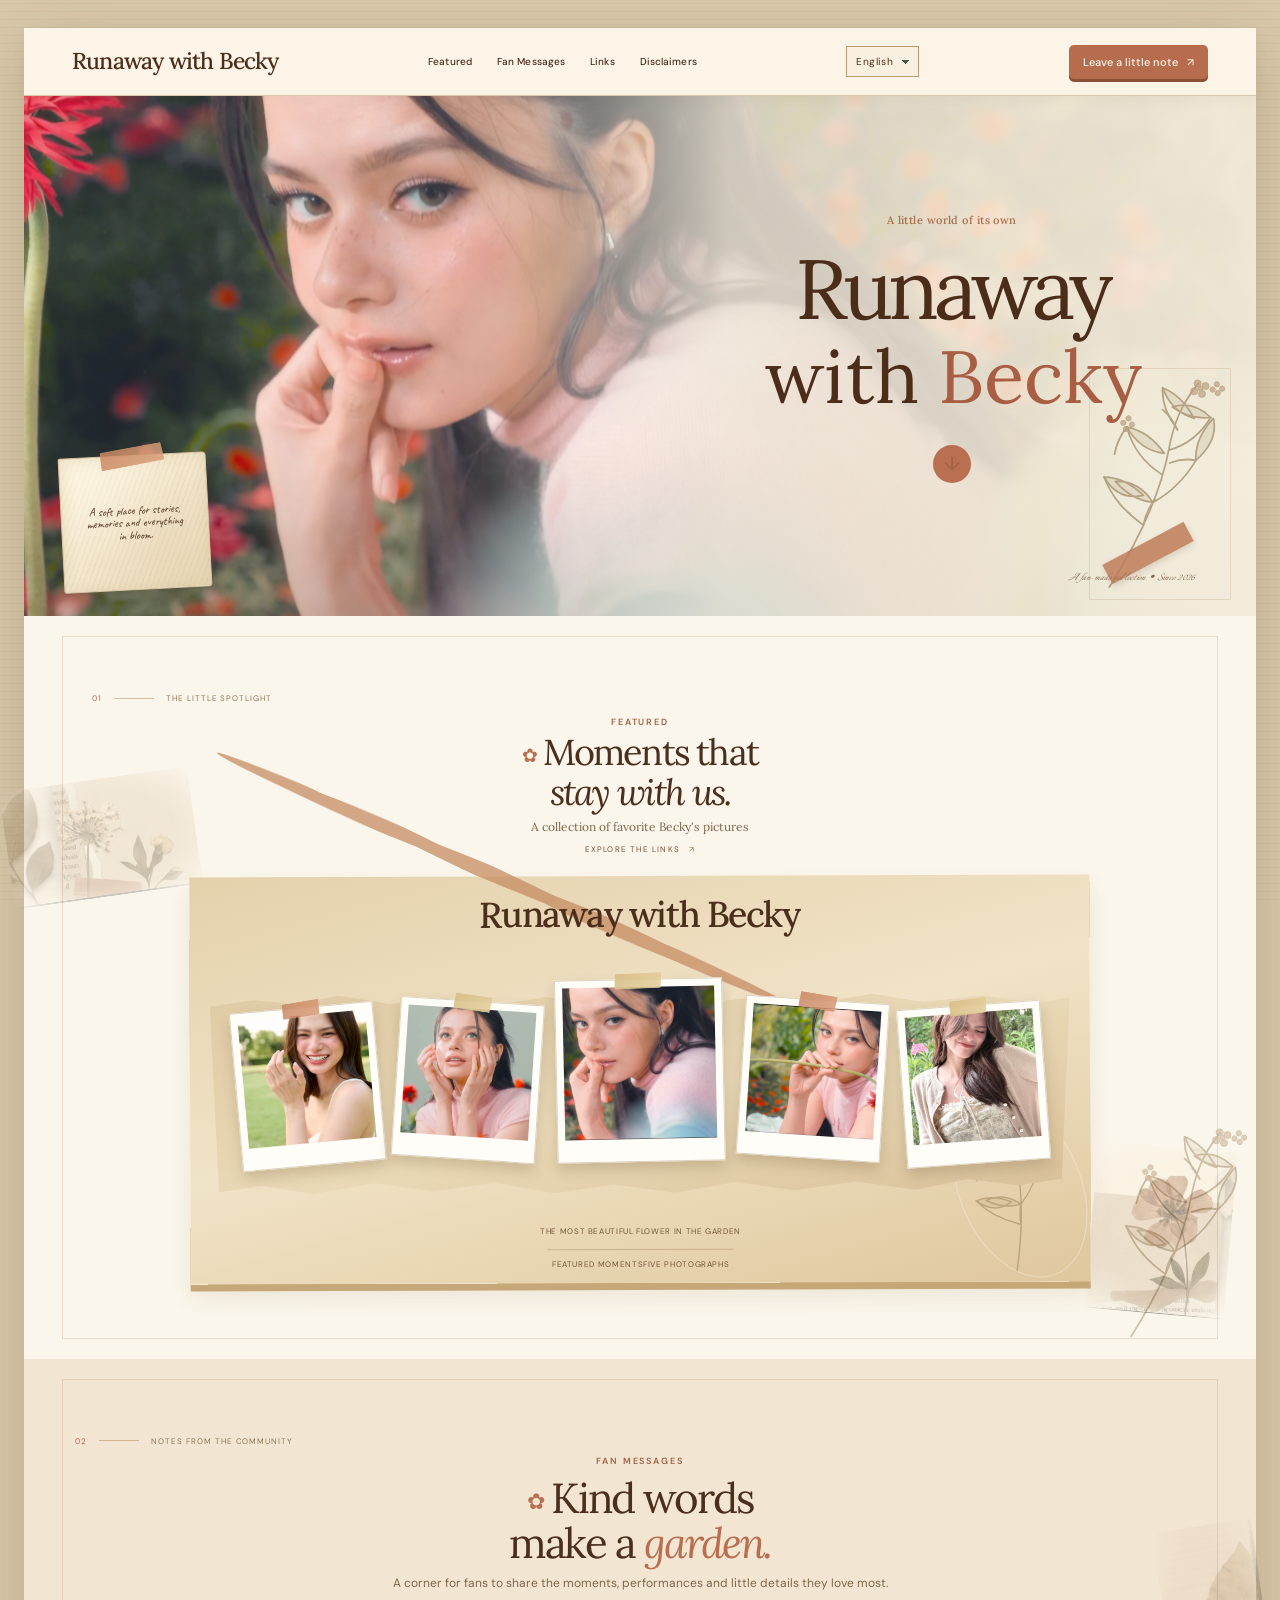
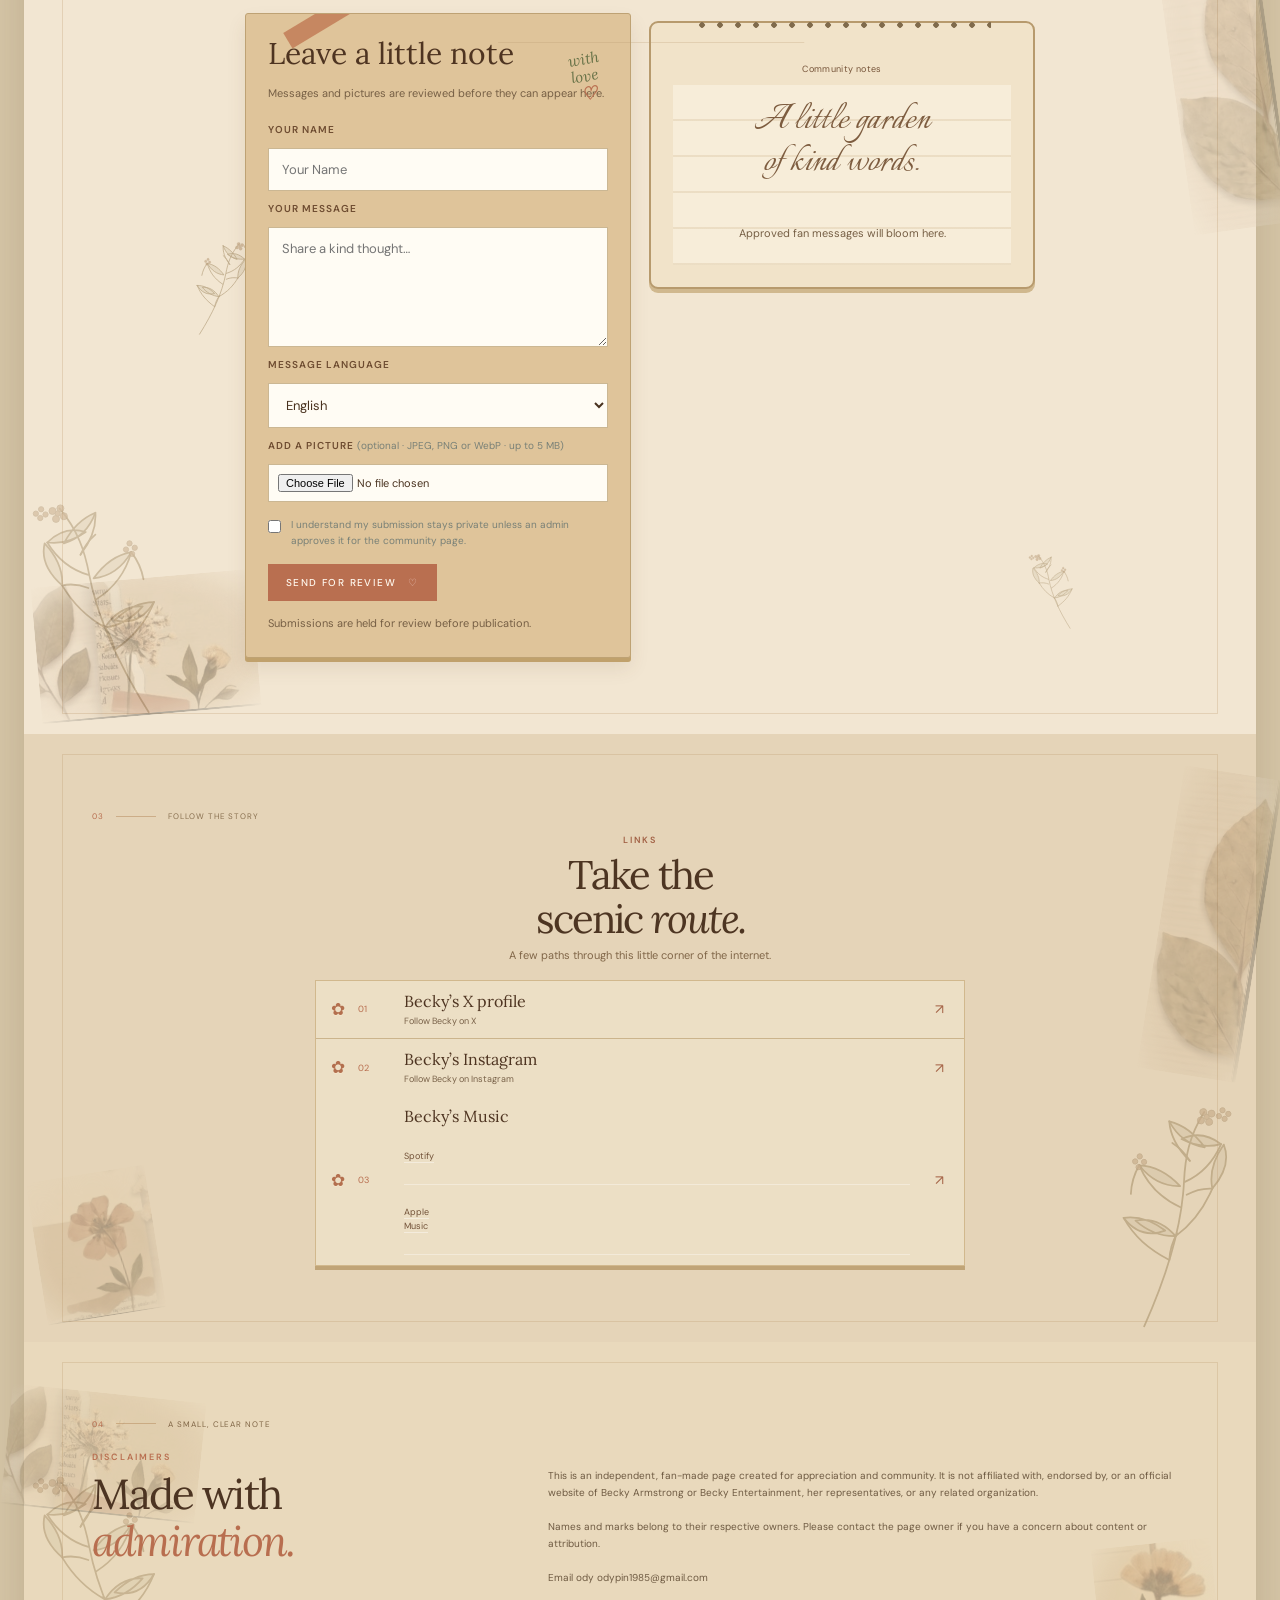
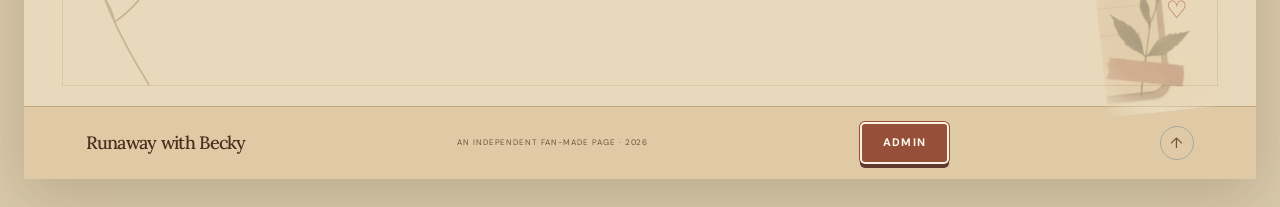
<file: index.html>
<!doctype html>
<html lang="en">
<head>
  <meta charset="utf-8">
  <meta name="viewport" content="width=device-width, initial-scale=1">
  <meta name="theme-color" content="#f7f1e9">
  <meta name="description" content="Runaway with Becky — a fan-made space for stories, notes and lovely little discoveries.">
  <title>Runaway with Becky — a little world of its own</title>
  <link rel="preconnect" href="https://fonts.googleapis.com">
  <link rel="preconnect" href="https://fonts.gstatic.com" crossorigin>
  <link href="https://fonts.googleapis.com/css2?family=Caveat:wght@400;500;600&family=DM+Sans:wght@400;500;600&family=Italianno&family=Lora:ital,wght@0,400;0,500;0,600;1,400;1,500;1,600&display=swap" rel="stylesheet">
  <link rel="stylesheet" href="styles.css">
  <link rel="stylesheet" href="reference-theme.css">
</head>
<body>
  <header class="topbar">
    <a class="wordmark" href="#top" aria-label="Runaway with Becky home">Runaway with Becky</a>
    <nav aria-label="Main navigation">
      <a href="#featured">Featured</a>
      <a href="#fan-messages">Fan Messages</a>
      <a href="#links">Links</a>
      <a href="#disclaimers">Disclaimers</a>
    </nav>
    <label class="language-picker"><span class="visually-hidden" data-i18n="languageLabel">Language</span><select id="language-select" aria-label="Language"><option value="en">English</option><option value="es">Español</option><option value="th">ไทย</option></select></label>
    <a class="top-note" href="#fan-messages">Leave a little note <span>↗</span></a>
  </header>

  <main id="top">
    <section class="hero" aria-labelledby="hero-title">
      <img class="botanical-photo botanical-hero-sprig" src="assets/botanical-paper-sprig.png" alt="" aria-hidden="true">
      <div class="hero-orbit orbit-one"></div><div class="hero-orbit orbit-two"></div>
      <div class="hero-spark spark-one">✳</div><div class="hero-spark spark-two">✿</div>
      <div class="memory-board hero-photo-frame">
        <img class="hero-photo" src="assets/featured/becky-garden-hero.jpg" alt="Becky Armstrong in a flower garden">
      </div>
      <div class="hero-photo-note"><p class="hero-line">A soft place for stories,<br>memories and everything in bloom.</p></div>
      <span class="hero-photo-tape" aria-hidden="true"></span>
      <div class="hero-content">
        <p class="eyebrow">A little world of its own</p>
        <h1 id="hero-title">Runaway<br><em>with <span class="hero-title-becky">Becky</span></em></h1>
        <a class="circle-link" href="#featured" aria-label="Explore featured stories">↓</a>
      </div>
      <p class="hero-side">A fan-made collection <span>·</span> Since 2026</p>
      <img class="botanical-photo botanical-hero-leaves" src="assets/botanical-dried-leaves.png" alt="" aria-hidden="true">
    </section>

    <section class="featured section" id="featured">
      <img class="botanical-photo botanical-feature-sprig" src="assets/botanical-paper-sprig.png" alt="" aria-hidden="true">
      <img class="botanical-photo botanical-feature-flower" src="assets/botanical-flower-terracotta.png" alt="" aria-hidden="true">
      <div class="section-kicker"><span>01</span><i></i> The little spotlight</div>
      <div class="featured-layout">
        <div class="featured-copy">
          <p class="eyebrow">Featured</p>
          <h2>Moments that<br><em>stay with us.</em></h2>
          <p class="body-copy">A collection of favorite Becky's pictures</p>
          <a class="under-link" href="#links">Explore the links <span>↗</span></a>
        </div>
        <article class="feature-card slideshow" aria-label="Featured photos of Becky">
          <div class="feature-card-top"><span>The most beautiful flower in the garden</span><span aria-hidden="true">♡</span></div>
          <div class="feature-brand">Runaway with Becky</div>
          <div class="slideshow-images" aria-live="off">
            <div class="polaroid-frame polaroid-one"><img class="featured-slide" src="assets/featured/Gy886LUaMAA3HQC.jpeg" alt="Becky Armstrong — featured moment 1"></div>
            <div class="polaroid-frame polaroid-two"><img class="featured-slide featured-slide-fill" src="assets/featured/becky-flower-garden-1.jpg" alt="Becky Armstrong among soft garden flowers"></div>
            <div class="polaroid-frame polaroid-three"><img class="featured-slide featured-slide-fill featured-slide-focus-left" src="assets/featured/becky-garden-feature-center.jpg" alt="Becky Armstrong in a flower garden"></div>
            <div class="polaroid-frame polaroid-four"><img class="featured-slide featured-slide-fill" src="assets/featured/becky-flower-garden-2.jpg" alt="Becky Armstrong holding a flower in a garden"></div>
            <div class="polaroid-frame polaroid-five"><img class="featured-slide" src="assets/featured/HQzYVXsaEAAingG.jpeg" alt="Becky Armstrong — featured moment 5"></div>
          </div>
          <div class="feature-card-foot"><span>Featured moments</span><span>Five photographs</span></div>
        </article>
      </div>
    </section>

    <section class="messages section" id="fan-messages">
      <img class="botanical-photo botanical-message-leaves" src="assets/botanical-dried-leaves.png" alt="" aria-hidden="true">
      <img class="botanical-photo botanical-message-sprig" src="assets/botanical-paper-sprig.png" alt="" aria-hidden="true">
      <div class="section-kicker"><span>02</span><i></i> Notes from the community</div>
      <div class="messages-heading">
        <div><p class="eyebrow">Fan Messages</p><h2>Kind words<br>make a <em>garden.</em></h2></div>
        <p class="body-copy">A corner for fans to share the moments, performances and little details they love most.</p>
      </div>
      <div class="community-grid">
        <form class="message-form" id="fan-message-form">
          <p class="message-stamp">with<br>love <b>♡</b></p>
          <h3>Leave a little note</h3>
          <p class="message-caption">Messages and pictures are reviewed before they can appear here.</p>
          <label for="fan-name">Your name</label>
          <input id="fan-name" name="name" maxlength="50" autocomplete="nickname" required placeholder="Your Name">
          <label for="fan-message">Your message</label>
          <textarea id="fan-message" name="message" maxlength="700" rows="5" required placeholder="Share a kind thought…"></textarea>
          <label for="fan-message-language">Message language</label>
          <select id="fan-message-language" name="message_language" required>
            <option value="en">English</option><option value="es">Español</option><option value="th">ไทย</option>
          </select>
          <label for="fan-photo">Add a picture <span>(optional · JPEG, PNG or WebP · up to 5 MB)</span></label>
          <input id="fan-photo" name="photo" type="file" accept="image/jpeg,image/png,image/webp">
          <label class="consent"><input type="checkbox" name="consent" required><span>I understand my submission stays private unless an admin approves it for the community page.</span></label>
          <button class="submit-message" type="submit">Send for review <span>♡</span></button>
          <p class="form-status" id="fan-form-status" role="status" aria-live="polite">Submissions are held for review before publication.</p>
          <input class="honey-field" type="text" name="website" tabindex="-1" autocomplete="off" aria-hidden="true">
        </form>
        <div class="community-posts-wrap">
          <div class="community-posts-heading"><span>Community notes</span><span>Approved with care ♡</span></div>
          <div class="community-posts" id="approved-messages" aria-live="polite">
            <p class="message-empty">A little garden<br>of kind words.</p>
            <p class="message-caption">Approved fan messages will bloom here.</p>
          </div>
        </div>
      </div>
    </section>

    <section class="links-section section" id="links">
      <img class="botanical-photo botanical-link-flower" src="assets/botanical-flower-terracotta.png" alt="" aria-hidden="true">
      <img class="botanical-photo botanical-link-leaves" src="assets/botanical-dried-leaves.png" alt="" aria-hidden="true">
      <div class="section-kicker"><span>03</span><i></i> Follow the story
      </div>
      <div class="links-layout">
        <div><p class="eyebrow">Links</p><h2>Take the<br>scenic <em>route.</em></h2><p class="body-copy">A few paths through this little corner of the internet.</p></div>
        <div class="link-list">
          <a href="https://x.com/AngelssBecky" target="_blank" rel="noopener noreferrer"><span class="link-number">01</span><span><b>Becky’s X profile</b><small>Follow Becky on X</small></span><i>↗</i></a>
          <a href="https://www.instagram.com/beccca/" target="_blank" rel="noopener noreferrer"><span class="link-number">02</span><span><b>Becky’s Instagram</b><small>Follow Becky on Instagram</small></span><i>↗</i></a>
          <div class="music-row"><span class="link-number">03</span><span><b>Becky’s Music</b><small class="music-links"><a href="https://open.spotify.com/artist/2ePmGYViXoQ3Ku4z7Pk78y" target="_blank" rel="noopener noreferrer">Spotify</a> <a href="https://music.apple.com/us/artist/rebecca-armstrong/1895955953" target="_blank" rel="noopener noreferrer">Apple Music</a></small></span><i>↗</i></div>
        </div>
      </div>
    </section>

    <section class="disclaimers section" id="disclaimers">
      <img class="botanical-photo botanical-disclaimer-sprig" src="assets/botanical-paper-sprig.png" alt="" aria-hidden="true">
      <img class="botanical-photo botanical-disclaimer-flower" src="assets/botanical-flower-pressed.png" alt="" aria-hidden="true">
      <div class="section-kicker"><span>04</span><i></i> A small, clear note</div>
      <div class="disclaimer-layout">
        <div><p class="eyebrow">Disclaimers</p><h2>Made with<br><em>admiration.</em></h2></div>
        <div class="disclaimer-copy">
          <p>This is an independent, fan-made page created for appreciation and community. It is not affiliated with, endorsed by, or an official website of Becky Armstrong or Becky Entertainment, her representatives, or any related organization.</p>
          <p>Names and marks belong to their respective owners. Please contact the page owner if you have a concern about content or attribution.</p>
          <p>Email <a href="mailto:odypin1985@gmail.com">ody odypin1985@gmail.com</a></p>
          <span class="disclaimer-heart">♡</span>
        </div>
      </div>
    </section>
  </main>

  <footer><a class="wordmark" href="#top">Runaway with Becky</a><span>An independent fan-made page · 2026</span><a class="admin-link" href="admin.html">Admin</a><a class="back-top" href="#top" aria-label="Back to top">↑</a></footer>

  <script src="supabase-config.js"></script>
  <script src="translations.js"></script>
  <script type="module" src="community.js"></script>
</body>
</html>
</file>
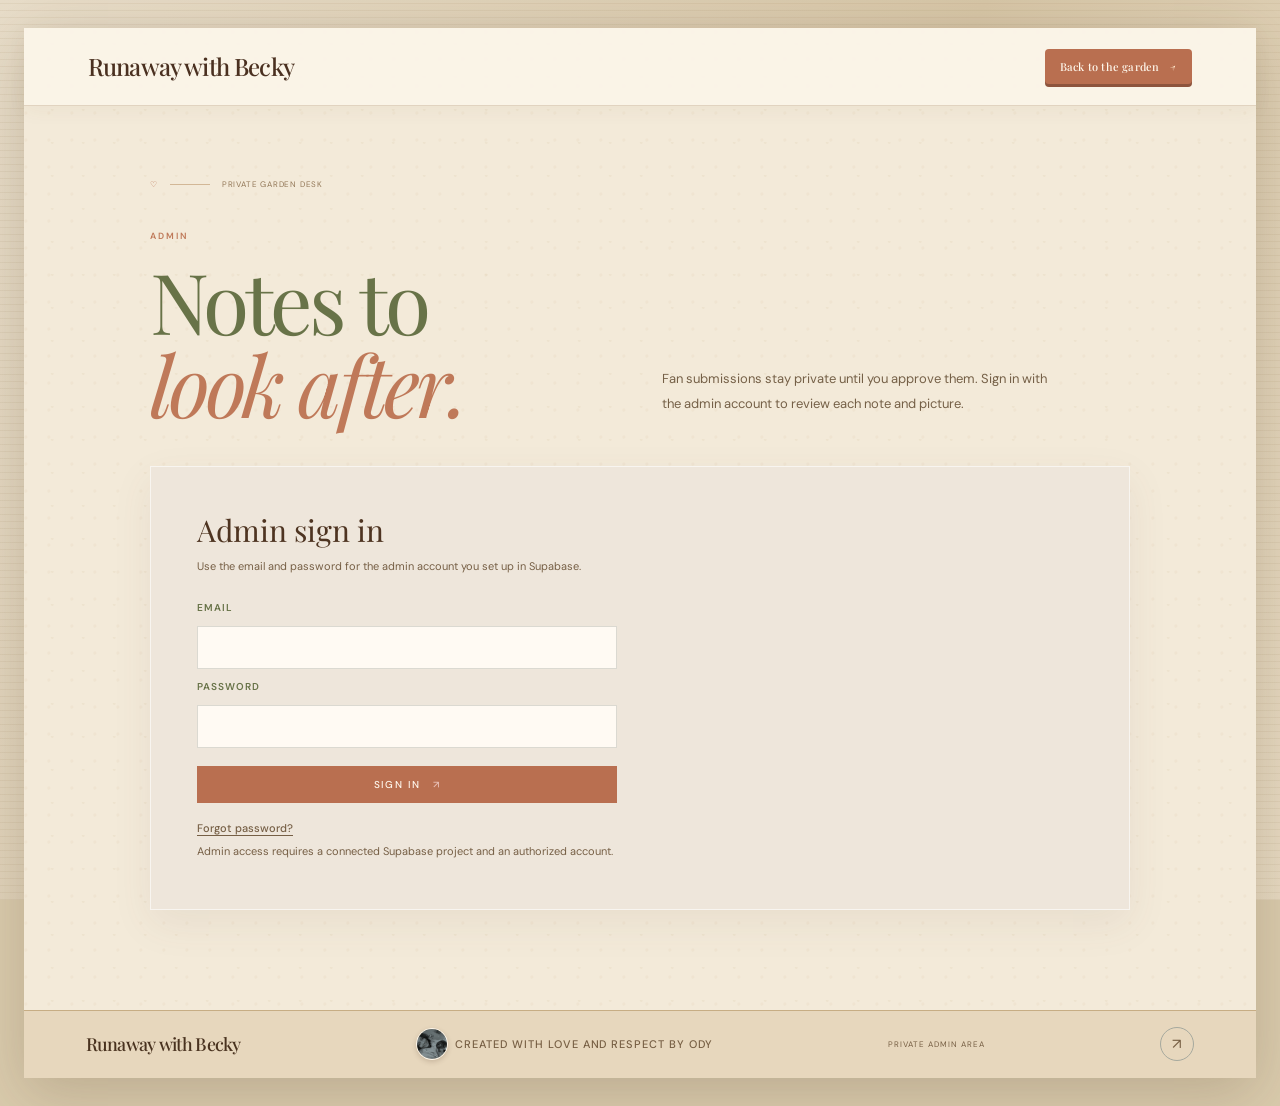
<file: admin.html>
<!doctype html>
<html lang="en">
<head>
  <meta charset="utf-8">
  <meta name="viewport" content="width=device-width, initial-scale=1">
  <meta name="theme-color" content="#f7f1e9">
  <title>Fan message review · Runaway with Becky</title>
  <link rel="preconnect" href="https://fonts.googleapis.com">
  <link rel="preconnect" href="https://fonts.gstatic.com" crossorigin>
  <link href="https://fonts.googleapis.com/css2?family=DM+Sans:wght@400;500;600&family=Italianno&family=Playfair+Display:wght@400;500&display=swap" rel="stylesheet">
  <link rel="stylesheet" href="styles.css">
</head>
<body class="admin-page">
  <header class="topbar admin-topbar">
    <a class="wordmark" href="index.html">Runaway with Becky</a>
    <a class="top-note" href="index.html#fan-messages">Back to the garden <span>↗</span></a>
  </header>
  <main class="admin-main">
    <div class="section-kicker"><span>♡</span><i></i> Private garden desk</div>
    <div class="admin-heading">
      <div><p class="eyebrow">Admin</p><h1>Notes to<br><em>look after.</em></h1></div>
      <p class="body-copy">Fan submissions stay private until you approve them. Sign in with the admin account to review each note and picture.</p>
    </div>
    <section class="admin-panel" aria-labelledby="admin-panel-title">
      <div id="admin-login-view">
        <h2 id="admin-panel-title">Admin sign in</h2>
        <p class="message-caption">Use the email and password for the admin account you set up in Supabase.</p>
        <form id="admin-login-form" class="admin-login-form">
          <label for="admin-email">Email</label><input id="admin-email" type="email" autocomplete="username" required>
          <label for="admin-password">Password</label><input id="admin-password" type="password" autocomplete="current-password" required>
          <button class="submit-message" type="submit">Sign in <span>↗</span></button>
        </form>
        <button id="show-password-recovery" class="text-button" type="button">Forgot password?</button>
      </div>
      <div id="admin-recovery-request-view" hidden>
        <h2>Reset your password</h2>
        <p class="message-caption">We’ll email a secure link to the admin account so you can choose a new password.</p>
        <form id="admin-recovery-request-form" class="admin-login-form">
          <label for="recovery-email">Admin email</label><input id="recovery-email" type="email" autocomplete="email" required>
          <button class="submit-message" type="submit">Send reset link <span>↗</span></button>
        </form>
        <button id="back-to-admin-login" class="text-button" type="button">Back to sign in</button>
        <p id="recovery-request-status" class="form-status" role="status" aria-live="polite"></p>
      </div>
      <div id="admin-password-reset-view" hidden>
        <h2>Choose a new password</h2>
        <p class="message-caption">Use at least 8 characters, then confirm your new password.</p>
        <form id="admin-password-reset-form" class="admin-login-form">
          <label for="new-admin-password">New password</label><input id="new-admin-password" type="password" autocomplete="new-password" minlength="8" required>
          <label for="confirm-admin-password">Confirm new password</label><input id="confirm-admin-password" type="password" autocomplete="new-password" minlength="8" required>
          <button class="submit-message" type="submit">Save new password <span>↗</span></button>
        </form>
        <p id="password-reset-status" class="form-status" role="status" aria-live="polite"></p>
      </div>
      <div id="admin-queue-view" hidden>
        <div class="admin-queue-heading"><div><h2 id="admin-panel-title">Message moderation</h2><p class="message-caption">Review new notes and manage messages already shared publicly.</p></div><button id="admin-sign-out" class="quiet-button" type="button">Sign out</button></div>
        <section class="admin-message-list" aria-labelledby="pending-title">
          <h3 id="pending-title">Pending submissions</h3>
          <p id="admin-status" class="form-status" role="status" aria-live="polite"></p>
          <div id="admin-queue" class="admin-queue"></div>
        </section>
        <section class="admin-message-list" aria-labelledby="approved-title">
          <h3 id="approved-title">Approved messages</h3>
          <p id="admin-approved-status" class="form-status" role="status" aria-live="polite"></p>
          <div id="admin-approved-list" class="admin-queue"></div>
        </section>
      </div>
      <p id="admin-auth-status" class="form-status" role="status" aria-live="polite">Admin access requires a connected Supabase project and an authorized account.</p>
    </section>
  </main>
  <footer><a class="wordmark" href="index.html">Runaway with Becky</a><span class="admin-credit"><img src="assets/ody-admin-credit.jpeg" alt="" style="display:block;width:32px;height:32px;flex:0 0 32px;border:1px solid #fff8ed;border-radius:50%;object-fit:cover;object-position:50% 55%;">Created with love and respect by Ody</span><span>Private admin area</span><a class="back-top" href="index.html" aria-label="Back to page">↗</a></footer>
  <script src="supabase-config.js"></script>
  <script type="module" src="admin.js"></script>
</body>
</html>
</file>
<file: styles.css>
:root{--cream:#f7f1e9;--paper:#eee6db;--ink:#29352d;--green:#3f5946;--rose:#c9878d;--blush:#e9c9c2;--blue:#6d8791;--serif:'Playfair Display',Georgia,serif;--sans:'DM Sans',Arial,sans-serif;--script:'Italianno',cursive}*{box-sizing:border-box}html{scroll-behavior:smooth;scroll-padding-top:82px}body{margin:0;background:var(--cream);color:var(--ink);font:14px/1.6 var(--sans)}a{color:inherit;text-decoration:none}.topbar{height:78px;padding:0 5vw;display:flex;align-items:center;justify-content:space-between;gap:24px;background:var(--cream);position:sticky;top:0;z-index:10;border-bottom:1px solid #3f594614}.wordmark{font:500 22px var(--serif);letter-spacing:-.04em;white-space:nowrap}.wordmark em{font:400 34px var(--script);color:var(--rose)}.topbar nav{display:flex;gap:clamp(14px,2.6vw,38px);text-transform:uppercase;letter-spacing:.13em;font-size:9px}.topbar nav a,.top-note,.under-link,.message-link{transition:color .2s}.topbar nav a:hover,.top-note:hover,.under-link:hover,.message-link:hover{color:var(--rose)}.top-note{text-transform:uppercase;letter-spacing:.12em;font-size:9px;border-bottom:1px solid #899187;padding:8px 0;white-space:nowrap}.top-note span,.under-link span,.message-link span{color:var(--rose);margin-left:6px}.hero{min-height:min(780px,calc(100svh - 78px));position:relative;overflow:hidden;display:flex;align-items:center;background:linear-gradient(125deg,#26353255,#26353208 80%),url("ethereal-garden.png") center/cover no-repeat;color:#fffaf2}.hero:after{content:"";position:absolute;inset:0;background:linear-gradient(90deg,#172b2a65,transparent 76%),linear-gradient(0deg,#2635322b,transparent 42%);pointer-events:none}.hero-content{position:relative;z-index:2;margin-left:12%;padding:80px 0}.eyebrow{margin:0;color:var(--rose);font-size:9px;font-weight:600;letter-spacing:.22em;text-transform:uppercase}.hero .eyebrow{color:#f2d9ce}.hero h1{font:400 clamp(86px,14vw,176px)/.78 var(--serif);letter-spacing:-.075em;margin:33px 0 32px}.hero h1 em{font:400 1em var(--script);letter-spacing:0;margin-left:.06em;color:#f2d9ce}.hero-line{font:400 17px/1.8 var(--serif);letter-spacing:.09em}.circle-link{margin-top:30px;width:46px;height:46px;border:1px solid #fff9;border-radius:50%;display:grid;place-items:center;font-size:19px;transition:background .2s,color .2s}.circle-link:hover{background:#fff;color:var(--green)}.hero-orbit{position:absolute;z-index:1;border:1px solid #fff5;border-radius:50%;transform:rotate(-24deg)}.orbit-one{width:min(52vw,620px);height:min(73vw,850px);right:8%;top:-14%}.orbit-two{width:min(38vw,440px);height:min(58vw,670px);right:15%;top:-3%;border-color:#f4d9ca8c}.hero-spark{position:absolute;z-index:2;color:#f1d3c4}.spark-one{right:20%;top:18%;font-size:32px}.spark-two{right:10%;bottom:21%;font-size:46px;color:#dbe1cc}.hero-side{position:absolute;z-index:2;right:5%;top:50%;writing-mode:vertical-rl;transform:translateY(-50%);font-size:9px;text-transform:uppercase;letter-spacing:.17em}.hero-side span{margin:9px 0}.hero-bottom{position:absolute;z-index:2;bottom:28px;left:5%;display:flex;align-items:center;gap:12px;font-size:8px;letter-spacing:.2em;text-transform:uppercase}.hero-bottom i,.section-kicker i{display:block;width:40px;height:1px;background:currentColor;opacity:.55}.section{padding:110px 12vw}.section-kicker{display:flex;align-items:center;gap:12px;color:#758176;font-size:9px;letter-spacing:.15em;text-transform:uppercase}.section-kicker span{color:var(--rose)}.featured{background:var(--cream)}.featured-layout{display:grid;grid-template-columns:1.1fr .9fr;gap:8vw;align-items:center;margin-top:48px}.featured-copy h2,.messages h2,.links-section h2,.disclaimers h2{font:400 clamp(42px,6.3vw,76px)/1.12 var(--serif);letter-spacing:-.05em;margin:18px 0 20px}.featured-copy h2 em,.messages h2 em,.links-section h2 em,.disclaimers h2 em{color:var(--rose);font-weight:400}.body-copy{max-width:390px;color:#657168;font-size:13px;line-height:1.9}.under-link,.message-link{display:inline-block;margin-top:22px;padding-bottom:8px;border-bottom:1px solid #a6a99e;text-transform:uppercase;letter-spacing:.15em;font-size:9px}.feature-card{aspect-ratio:1.02;position:relative;overflow:hidden;background:radial-gradient(circle at 52% 50%,#f7eadc 0 24%,transparent 24.5%),radial-gradient(ellipse at 50% 51%,#b6c0a8 0 45%,transparent 45.5%),linear-gradient(145deg,#d4b0a2,#ecd5ca 54%,#8d9b87);display:flex;align-items:center;justify-content:center;color:#fffaf2;box-shadow:0 24px 55px #64524920}.feature-card:before,.feature-card:after{content:"";position:absolute;border:1px solid #fff8;border-radius:50%;width:70%;height:88%;transform:rotate(24deg)}.feature-card:after{width:88%;height:70%;transform:rotate(-23deg)}.feature-card-top,.feature-card-foot{position:absolute;left:22px;right:22px;display:flex;justify-content:space-between;align-items:center;text-transform:uppercase;letter-spacing:.15em;font-size:8px}.feature-card-top{top:22px}.feature-card-foot{bottom:20px;border-top:1px solid #fff8;padding-top:12px}.flower-mark{position:absolute;width:104px;height:104px;display:grid;place-items:center}.flower-mark i{position:absolute;width:41px;height:57px;border:1px solid #83927a;border-radius:50% 50% 45% 45%;background:#e9c9c288;transform-origin:50% 100%}.flower-mark i:nth-child(1){transform:translateY(-18px)}.flower-mark i:nth-child(2){transform:rotate(90deg) translateY(-18px)}.flower-mark i:nth-child(3){transform:rotate(180deg) translateY(-18px)}.flower-mark i:nth-child(4){transform:rotate(270deg) translateY(-18px)}.flower-mark b{width:18px;height:18px;border-radius:50%;background:#c9878d}.feature-script{position:relative;z-index:1;text-align:center;font:38px/.8 var(--script);color:var(--green);transform:translateY(102px);margin:0}.messages{background:#e6ded3}.messages-heading{display:flex;justify-content:space-between;align-items:end;gap:30px;margin-top:45px}.messages-heading .body-copy{max-width:300px;margin-bottom:30px}.message-board{margin:52px auto 0;max-width:760px;min-height:340px;position:relative;overflow:hidden;display:flex;flex-direction:column;align-items:center;justify-content:center;text-align:center;padding:48px 24px;background:radial-gradient(ellipse at center,#f5e9df 0,#ede1d6 53%,#d9c8b9 100%);border:1px solid #fff9;box-shadow:inset 0 0 60px #a6816b1c}.message-board:before,.message-board:after{content:"";position:absolute;width:210px;height:280px;border:1px solid #80907c5c;border-radius:50%;transform:rotate(38deg)}.message-board:before{left:-35px;bottom:-130px}.message-board:after{right:-25px;top:-145px;transform:rotate(-38deg)}.message-stamp{position:absolute;left:28px;top:25px;font:italic 15px/1.1 var(--serif);color:var(--green);transform:rotate(-9deg)}.message-stamp b{display:block;text-align:center;color:var(--rose);font-size:18px}.message-empty{font:400 clamp(42px,6vw,62px)/.96 var(--script);color:var(--green);margin:0 0 12px}.message-caption{font-size:11px;color:#697369}.message-link{margin-top:12px}.links-section{background:var(--green);color:var(--cream)}.links-section .section-kicker{color:#dce1d5}.links-section .section-kicker span{color:#eab8b0}.links-layout{display:grid;grid-template-columns:.9fr 1.1fr;gap:9vw;align-items:center;margin-top:45px}.links-section h2 em{color:#e9c0b6}.links-section .body-copy{color:#d1d8cd}.link-list{border-top:1px solid #fff5}.link-list a{display:grid;grid-template-columns:42px 1fr 26px;align-items:center;gap:12px;padding:20px 0;border-bottom:1px solid #fff5;transition:padding .2s,color .2s}.link-list a:hover{padding-left:8px;color:#f0c5bb}.link-list .music-row{display:grid;grid-template-columns:42px 1fr 26px;align-items:center;gap:12px;padding:20px 0;border-bottom:1px solid #fff5}.link-list .music-row>i{font-style:normal;text-align:right;color:#e9c0b6}.music-links a{color:#d1d8cd;text-decoration:underline;text-decoration-color:#ffffff66;text-underline-offset:3px}.music-links a:hover{color:#f0c5bb}.link-number{font-size:9px;color:#d9a7a2}.link-list b,.link-list small{display:block}.link-list b{font:400 20px var(--serif)}.link-list small{margin-top:3px;color:#d1d8cd;font-size:10px}.link-list i{font-style:normal;text-align:right;color:#e9c0b6}.disclaimers{background:#f4e7df}.disclaimer-layout{display:grid;grid-template-columns:.9fr 1.1fr;gap:9vw;align-items:start;margin-top:46px}.disclaimer-copy{position:relative;padding:8px 0 44px;max-width:550px;border-top:1px solid #c8b8aa;color:#606b62;font-size:12px;line-height:1.9}.disclaimer-copy p{margin:18px 0}.disclaimer-heart{position:absolute;right:0;bottom:0;color:var(--rose);font-size:24px}footer{min-height:82px;padding:18px 6vw;display:flex;align-items:center;justify-content:space-between;gap:16px;color:#697369;font-size:9px;letter-spacing:.12em;text-transform:uppercase}footer .wordmark{font-size:18px;color:var(--ink);letter-spacing:-.04em;text-transform:none}footer .wordmark em{font-size:28px}.back-top{width:34px;height:34px;border:1px solid #a6a99e;border-radius:50%;display:grid;place-items:center;font-size:15px}
@media(max-width:800px){.topbar{height:auto;min-height:68px;padding:12px 6vw;flex-wrap:wrap;gap:9px 20px}.topbar nav{order:3;width:100%;justify-content:space-between;gap:8px;font-size:8px}.top-note{font-size:8px}.hero{min-height:670px;min-height:82svh}.hero-content{margin-left:8%;padding:70px 0}.hero h1{font-size:clamp(82px,20vw,136px)}.hero-line{font-size:14px}.hero-side{right:4%;font-size:8px}.orbit-one{width:70vw;height:100vw;right:2%;top:2%}.orbit-two{width:58vw;height:86vw;right:8%;top:9%}.spark-one{right:18%;top:18%}.spark-two{right:10%;bottom:18%}.section{padding:78px 8vw}.featured-layout,.links-layout,.disclaimer-layout{grid-template-columns:1fr;gap:40px}.featured-layout{margin-top:36px}.feature-card{width:min(100%,520px);justify-self:center}.messages-heading{display:block;margin-top:36px}.messages-heading .body-copy{margin-top:18px;margin-bottom:0}.message-board{margin-top:36px;min-height:300px}.links-layout{margin-top:36px}.disclaimer-layout{margin-top:32px}.disclaimer-copy{max-width:none}.featured-copy h2,.messages h2,.links-section h2,.disclaimers h2{font-size:clamp(44px,11vw,66px)}}
@media(max-width:430px){.wordmark{font-size:19px}.wordmark em{font-size:29px}.top-note{letter-spacing:.07em}.topbar nav{letter-spacing:.08em}.hero{min-height:620px}.hero h1{font-size:82px}.hero-content{margin-left:7%}.section{padding:68px 7vw}.section-kicker{font-size:8px}.feature-card-top,.feature-card-foot{left:16px;right:16px}.message-stamp{left:16px;top:16px}footer{padding:18px 7vw;flex-wrap:wrap}footer>span{order:3;width:100%;font-size:8px}}
@media(prefers-reduced-motion:reduce){html{scroll-behavior:auto}*{transition:none!important}}

/* Featured photo carousel */
.feature-card.slideshow{aspect-ratio:4/5;display:block;padding:0;color:var(--green);background:linear-gradient(145deg,#e9c9c2,#f7f1e9 54%,#8d9b87);border:1px solid #fff9;box-shadow:0 24px 55px #64524920}
.feature-card.slideshow:before,.feature-card.slideshow:after{content:none}
.feature-card.slideshow .feature-card-top,.feature-card.slideshow .feature-card-foot{position:absolute;left:22px;right:22px;color:var(--green);font-size:8px;letter-spacing:.15em}
.feature-card.slideshow .feature-card-top{top:18px}
.feature-card.slideshow .feature-card-foot{bottom:18px;border-top:1px solid #3f59464a;padding-top:10px}
.slideshow-images{position:absolute;inset:54px 18px 58px;overflow:hidden;background:#f7f1e9;border:8px solid #f7f1e9;box-shadow:0 7px 24px #64524920}
.featured-slide{position:absolute;inset:0;width:100%;height:100%;object-fit:contain;opacity:0;transition:opacity .65s ease}
.featured-slide.is-active{opacity:1}
@media(max-width:800px){.feature-card.slideshow{width:min(100%,520px);aspect-ratio:4/5}}
@media(max-width:430px){.feature-card.slideshow .feature-card-top,.feature-card.slideshow .feature-card-foot{left:16px;right:16px}.slideshow-images{inset:48px 12px 54px}}
@media(prefers-reduced-motion:reduce){.featured-slide{transition:none}}

.featured-slide{opacity:.82}
.featured-slide.is-active{z-index:3;opacity:1;transform:translateY(-15px) scale(1.07) rotate(0deg);box-shadow:0 16px 26px #60482a50}
.featured-slide{object-fit:contain;background:#f4ead8}

/* The uploaded hero stays still; the five Polaroids stay still as well. */
.hero{position:relative;isolation:isolate;background:transparent}
.hero:after{z-index:1;background:linear-gradient(90deg,#26332112 0%,#f6eddc22 38%,#f6eddccf 57%,#f6eddcf2 100%),linear-gradient(0deg,#3325153b 0%,transparent 33%);pointer-events:none}
.hero .memory-board.hero-photo-frame{position:absolute;z-index:0;inset:0;width:100%;height:100%;border:0;outline:0;box-shadow:none;transform:none;background:transparent;pointer-events:none}
.hero-photo{width:100%;height:100%;object-fit:cover;object-position:center center;filter:saturate(.95)}
.hero-photo-frame:before,.hero-photo-frame:after{content:none}
.hero-photo-note{position:absolute;z-index:2;left:5%;bottom:8%;width:17%;height:38%;padding:14px 12px;background:repeating-linear-gradient(to bottom,#f5e9cf 0 22px,#a98a5d58 23px,#f5e9cf 24px);border:1px solid #dfcaa6;box-shadow:0 8px 18px #49321f3d;transform:rotate(-5deg)}
.hero-photo-note:before{content:"";position:absolute;top:-11px;left:40%;width:29px;height:29px;border-radius:50%;background:radial-gradient(circle at 35% 28%,#f2cf69,#bb8840 68%,#84602e);box-shadow:0 2px 4px #442d183f}
.hero-photo-note span{display:block;height:1px;margin:13px 0;background:#b49a7052}
.hero-photo-tape{position:absolute;z-index:2;right:5%;bottom:10%;width:92px;height:22px;background:#bd7956d1;transform:rotate(-28deg);box-shadow:0 3px 6px #49321f24}
.hero-content{position:relative;z-index:3}
.hero-side,.hero-bottom{z-index:3}
.featured-slide{opacity:1}

/* Refine the scrapbook page to match the supplied desktop composition */
html{min-height:100%;background-color:#dacbad;background-image:repeating-linear-gradient(0deg,#9c82581a 0 1px,transparent 1px 7px),linear-gradient(115deg,#e8ddc9,#d6c5a6 58%,#e7dac2);background-attachment:fixed}
body{width:calc(100% - 48px);max-width:1080px;min-height:calc(100vh - 56px);margin:28px auto;background:#fbf6e9;box-shadow:0 16px 55px #46331f35;color:#4b2e1c}
.topbar{position:sticky;top:0;z-index:10;min-height:68px;padding:10px clamp(22px,4vw,48px);gap:22px;background:#fbf4e6f5;border-bottom:1px solid #a4865a66;box-shadow:0 4px 12px #5a3a1c0d}
.wordmark{font:500 clamp(17px,1.8vw,23px)/1.15 var(--serif);letter-spacing:-.035em;color:#4c2d1a}.wordmark em{font:inherit;color:inherit}
.topbar nav{gap:clamp(12px,2vw,25px);font:500 10px var(--sans);letter-spacing:.01em;text-transform:none;white-space:nowrap}
.topbar nav a{padding:8px 0;border-bottom:1px solid transparent}.topbar nav a:hover{border-color:#ad7153;color:#9c5f42}
.language-picker select{max-width:95px;padding:8px 22px 8px 9px;background-color:#f8f0e1;border-color:#b99b72;color:#65442e}
.top-note{padding:10px 14px;border-radius:5px;background:#b66c4d;color:#fff7e9;box-shadow:0 3px 0 #8d5035;font:500 11px var(--sans);letter-spacing:0;text-transform:none;white-space:nowrap}
.hero{min-height:clamp(410px,42vw,520px);padding:42px clamp(30px,5vw,60px) 58px;grid-template-columns:minmax(0,1.08fr) minmax(280px,.92fr);gap:clamp(24px,4vw,50px);background-color:#f6eddd;background-image:linear-gradient(100deg,#d6c5a52c,#fff9eb 48%,#e8d9bd);}
.hero:before{inset:0;border:0;border-bottom:1px solid #b4926740}
.hero:after{inset:0;background:radial-gradient(ellipse at 2% 98%,#b9904c27,transparent 30%),radial-gradient(ellipse at 98% 12%,#cda9802a,transparent 31%);pointer-events:none}
.hero-orbit,.hero-spark{display:none}
.hero .memory-board.hero-photo-frame{width:100%;height:clamp(320px,37vw,420px);justify-self:stretch;overflow:hidden;transform:rotate(-.8deg);border:9px solid #fffaf0;outline:1px solid #b89b70;box-shadow:0 13px 27px #4d352522;background:#e7dbc5}
.hero-photo{display:block;width:100%;height:100%;object-fit:cover;object-position:center 35%;filter:saturate(.88) sepia(.07)}
.hero-photo-frame:before{content:"";position:absolute;z-index:2;top:13px;left:20px;width:76px;height:22px;background:#b96f50c9;transform:rotate(-37deg);box-shadow:0 2px 4px #40241435}
.hero-photo-frame:after{content:"";position:absolute;z-index:2;right:-8%;bottom:-16%;width:56%;height:40%;border:1px solid #eadcb8b0;border-radius:50%;transform:rotate(-20deg);box-shadow:0 -7px 0 -6px #eadcb8b0,0 -14px 0 -13px #eadcb8b0}
.hero-photo-note{position:absolute;z-index:3;left:7%;bottom:5%;width:27%;height:37%;padding:14px 10px;background:repeating-linear-gradient(to bottom,#f5e9cf 0 22px,#a98a5d58 23px,#f5e9cf 24px);border:1px solid #dfcaa6;box-shadow:0 8px 18px #49321f3d;transform:rotate(-7deg)}
.hero-photo-note:before{content:"";position:absolute;top:-11px;left:40%;width:29px;height:29px;border-radius:50%;background:radial-gradient(circle at 35% 28%,#f2cf69,#bb8840 68%,#84602e);box-shadow:0 2px 4px #442d183f}
.hero-photo-note span{display:block;height:1px;margin:13px 0;background:#b49a7052}
.hero-photo-tape{position:absolute;z-index:3;right:5%;bottom:12%;width:92px;height:22px;background:#bd7956d1;transform:rotate(-28deg);box-shadow:0 3px 6px #49321f24}
.hero-content{grid-column:2;grid-row:1;text-align:center;padding:20px 0;margin:0;z-index:3}
.hero .eyebrow{color:#a66a49;font:500 11px var(--serif);letter-spacing:.04em;text-transform:none}
.hero h1{margin:22px 0 18px;color:#4c2d1a;font-size:clamp(54px,7vw,84px);line-height:.95;letter-spacing:-.06em}
.hero h1 em{font-family:var(--serif);font-style:normal;color:#4c2d1a}
.hero-line{max-width:340px;margin:0 auto;color:#765439;font:400 clamp(14px,1.35vw,17px)/1.65 var(--serif);letter-spacing:0}
.circle-link{margin:22px auto 0;width:38px;height:38px;border-color:#b8805f;color:#a26042}
.hero-side{top:auto;right:5%;bottom:19px;color:#8a6746;font:italic 12px var(--script);letter-spacing:.02em}
.hero-bottom{bottom:18px;left:5%;gap:9px;color:#8a6746;font-size:8px}
.section{padding:clamp(52px,6vw,76px) clamp(26px,6vw,68px)}
.section-kicker{color:#917754;font-size:8px;letter-spacing:.12em}
.featured{background:#fbf6e9;background-image:radial-gradient(ellipse at 2% 40%,#e4d2ad35,transparent 24%),radial-gradient(ellipse at 98% 68%,#e4d2ad35,transparent 24%)}
.featured:before,.messages:before,.links-section:before,.disclaimers:before{inset:12px 14px;border-color:#b9936735}
.featured-layout{gap:8px;margin-top:10px}
.featured-copy{text-align:center}
.featured-copy .eyebrow{margin:0;color:#a26145;font-size:9px}
.featured-copy h2{margin:4px 0 6px;font-size:clamp(24px,3vw,36px);line-height:1.1;color:#4b2e1c}
.featured-copy h2 em{color:#4b2e1c}
.featured-copy .body-copy{margin:0 auto;font:12px/1.5 var(--serif);color:#806648}
.featured-copy .under-link{margin:5px 0 0;padding:0;border:0;font-size:8px}
.feature-card.slideshow{margin:9px auto 0;padding:13px 20px 12px;max-width:900px;background:linear-gradient(165deg,#e4d1ac,#f1e3c7 48%,#dfc79d);box-shadow:0 7px 0 #c5a778,0 13px 24px #624b2c1a;transform:rotate(-.2deg)}
.feature-card.slideshow:before{inset:-5px 0 auto;height:15px;background:#c68b62;opacity:.74}
.feature-card.slideshow .feature-card-top,.feature-card.slideshow .feature-card-foot{color:#745137;font-size:8px}
.feature-card.slideshow .feature-card-top{min-height:19px}
.feature-card.slideshow .feature-card-foot{margin-top:8px;padding:8px 4px 0;font-size:8px}
.feature-brand{margin:7px 0 5px;font-size:clamp(26px,3.2vw,36px);line-height:1;color:#4b2e1c}
.slideshow-images{min-height:clamp(145px,18vw,210px);padding:8px 14px 12px;gap:clamp(9px,1.8vw,20px)}
.featured-slide{aspect-ratio:.78;border-width:7px;border-bottom-width:27px;opacity:.9;object-fit:contain;background:#eee2ca;box-shadow:0 5px 12px #60482a32}
.featured-slide:nth-child(2){transform:rotate(3deg) translateY(6px)}.featured-slide:nth-child(3){transform:rotate(-2deg) translateY(-2px)}.featured-slide:nth-child(4){transform:rotate(4deg) translateY(6px)}.featured-slide:nth-child(5){transform:rotate(-3deg)}
.featured-slide.is-active{z-index:3;opacity:1;transform:translateY(-10px) scale(1.055) rotate(0deg);box-shadow:0 13px 22px #60482a4a}
.messages{background:#f8f0e2;background-image:radial-gradient(ellipse at 1% 40%,#d6c39c2c,transparent 25%),radial-gradient(ellipse at 99% 58%,#d6c39c2c,transparent 25%)}
.messages-heading{display:block;margin-top:7px;text-align:center}
.messages-heading>div{width:100%}
.messages-heading h2{margin:7px 0 8px;color:#4b2e1c;font-size:clamp(29px,4vw,42px);line-height:1.08}
.messages-heading .eyebrow{margin:0;color:#a26145;font-size:9px}
.messages-heading .body-copy{max-width:530px;margin:0 auto 18px;color:#806648;font:12px/1.55 var(--serif)}
.community-grid{max-width:790px;margin:20px auto 0;gap:18px;grid-template-columns:1fr 1fr}
.message-form,.community-posts-wrap{padding:22px;background:#e4c99c;border:1px solid #bea274;box-shadow:0 4px 0 #c0a16c,0 10px 19px #60482a1a}
.message-form{background:#dfc49a}
.message-form:before{left:9%;right:auto;top:-7px;width:96px;height:18px;transform:rotate(-31deg);background:#c17a55d1}
.community-posts-wrap{margin-top:8px;padding-top:39px;background:#f1e3c9;border-radius:9px;border:2px solid #b79a6d;box-shadow:0 4px 0 #d0b88e}
.community-posts-wrap:before{content:"";position:absolute;z-index:2;left:50%;right:auto;top:-3px;width:78%;height:16px;transform:translateX(-50%);background:radial-gradient(circle,#806b4c 0 2.5px,transparent 3px) 0 0/18px 10px repeat-x}
.community-posts-wrap:after{content:"";position:absolute;left:0;right:0;top:19px;height:1px;background:#b3946840}
.community-posts-heading{position:relative;z-index:1;justify-content:center;text-align:center;padding-bottom:9px;border:0;color:#765439;font-size:9px;letter-spacing:.04em;text-transform:none}
.community-posts-heading span:last-child{display:none}
.community-posts{min-height:180px;padding:15px 10px 10px;background:repeating-linear-gradient(to bottom,#f7edd9 0 34px,#b3946845 35px,#f7edd9 36px);border:0}
.message-empty{font-size:clamp(30px,4vw,43px)}
.links-section{background:#f7f0e1;color:#4d3522;background-image:radial-gradient(ellipse at 1% 50%,#d6c39c2c,transparent 24%),radial-gradient(ellipse at 99% 50%,#d6c39c2c,transparent 24%)}
.links-section .section-kicker{color:#8a7151}.links-layout{grid-template-columns:1fr;gap:14px;margin-top:10px}
.links-layout>div:first-child{text-align:center}
.links-layout .eyebrow{margin:0;color:#a26145;font-size:9px}
.links-layout h2{margin:6px 0 5px;font-size:clamp(27px,3.6vw,40px);line-height:1.08}
.links-layout .body-copy{margin:0 auto;font-size:11px}
.link-list{max-width:650px;width:100%;margin:0 auto;gap:0;background:#ecdfc5;border:1px solid #d1b88d;box-shadow:0 4px 0 #c0a477}
.link-list>a,.link-list .music-row{clip-path:none;grid-template-columns:34px 1fr 22px;padding:10px 20px 10px 42px;background:transparent;border:0;border-bottom:1px solid #cbb48c;box-shadow:none}
.link-list>a:before,.link-list .music-row:before{left:15px;font-size:15px;color:#b36f4e}
.link-list>a:last-of-type,.link-list .music-row{border-bottom:0}
.link-list b{font-size:16px}.link-list small{font-size:9px}
.disclaimers{background:#e9d9bc}.disclaimers .section-kicker{color:#806646}
.disclaimer-layout{grid-template-columns:.8fr 1.2fr;gap:30px;margin-top:20px}
.disclaimers h2{margin:6px 0;font-size:clamp(28px,4vw,42px)}
.disclaimer-copy{max-width:none;padding:0 0 25px;border:0;font-size:10px;line-height:1.65}
.featured,.messages,.links-section,.disclaimers{isolation:isolate}
.featured:after,.messages:after,.links-section:after,.disclaimers:after{content:"";position:absolute;z-index:-1;right:4px;bottom:8px;width:clamp(64px,9vw,112px);height:clamp(125px,17vw,190px);background:url("assets/pressed-botanical.svg") center/contain no-repeat;opacity:.38;pointer-events:none}
.messages:after{left:4px;right:auto;bottom:10px;transform:scaleX(-1);opacity:.32}
.links-section:after{right:6px;bottom:4px;transform:rotate(-8deg);opacity:.3}
.disclaimers:after{left:4px;right:auto;bottom:0;transform:scaleX(-1);opacity:.34}
.feature-card.slideshow{display:flex;flex-direction:column}
.feature-card.slideshow .feature-brand{order:0}
.feature-card.slideshow .slideshow-images{order:1}
.feature-card.slideshow .feature-card-top{order:2;justify-content:center}
.feature-card.slideshow .feature-card-foot{order:3}
.feature-card.slideshow .feature-card-top span:last-child{display:none}
footer{min-height:68px;padding:15px 5%;background:#dfcaa5;color:#6d5439;border-top:1px solid #c2a778;font-size:8px}
@media(max-width:800px){
 body{width:calc(100% - 28px);max-width:620px;margin:14px auto;min-height:calc(100vh - 28px)}
 .topbar{gap:9px 14px;padding:11px 18px}.topbar nav{order:4;width:100%;justify-content:space-between;gap:8px;font-size:9px}.top-note{margin-left:auto}.language-picker{margin-left:0}
 .hero{min-height:0;padding:28px 7vw 46px;grid-template-columns:1fr;gap:13px}.hero .memory-board.hero-photo-frame{grid-column:1;grid-row:2;width:100%;height:clamp(250px,64vw,370px)}.hero-content{grid-column:1;grid-row:1;text-align:center;padding:10px 0 7px}.hero h1{font-size:clamp(52px,12vw,76px);margin:13px 0 10px}.hero-line{font-size:14px}.hero-side{display:none}.hero-bottom{left:7vw;bottom:11px}
 .section{padding:48px 6vw}.featured-copy h2{font-size:clamp(23px,6vw,33px)}.feature-card.slideshow{padding:12px 10px}.slideshow-images{gap:8px;min-height:clamp(140px,35vw,210px);padding:7px 4px 11px}.featured-slide{border-width:5px;border-bottom-width:22px}.community-grid{max-width:540px;grid-template-columns:1fr;gap:16px}.community-posts-wrap{margin-top:0}.disclaimer-layout{grid-template-columns:1fr;gap:8px}
}
@media(max-width:520px){
 body{width:100%;margin:0;box-shadow:none}.topbar{padding:10px 5vw}.topbar nav{font-size:8px}.wordmark{font-size:18px}.top-note{font-size:9px;padding:8px 10px}.hero{padding:24px 6vw 42px}.hero .memory-board.hero-photo-frame{height:clamp(230px,72vw,320px);border-width:6px}.hero-photo-note{width:30%;height:34%;padding:8px}.hero-photo-tape{width:65px;height:17px}.hero h1{font-size:clamp(49px,13vw,68px)}.section{padding:42px 6vw}.feature-brand{font-size:25px}.slideshow-images{gap:5px;min-height:138px;padding-inline:2px}.featured-slide{border-width:3px;border-bottom-width:17px}.featured-slide.is-active{transform:translateY(-6px) scale(1.035)}.messages-heading h2{font-size:29px}.message-form,.community-posts-wrap{padding:22px 18px}.community-posts-wrap{padding-top:39px}.link-list>a,.link-list .music-row{grid-template-columns:26px 1fr 17px;padding:10px 10px 10px 34px}.link-list>a:before,.link-list .music-row:before{left:10px}.link-list b{font-size:14px}footer{flex-wrap:wrap;gap:10px}footer>span{order:3;width:100%;font-size:7px}
}

/* Closer to the warm, collected scrapbook reference */
body{background-color:#f2e8d5;background-image:radial-gradient(ellipse at 12% 16%,#fffaf0 0 2px,transparent 3px),radial-gradient(ellipse at 88% 34%,#dfceb0 0 2px,transparent 3px),repeating-linear-gradient(0deg,#8b6b3f05 0 1px,transparent 1px 5px);background-size:29px 31px,37px 35px,auto}
.topbar{padding-inline:clamp(20px,4vw,58px);background:#f8f0e2f2}
.hero{min-height:clamp(500px,55vw,650px);padding:46px 8vw 60px;grid-template-columns:minmax(0,1.15fr) minmax(300px,.85fr);gap:2vw}
.hero:before{inset:14px 2vw;border-color:#a17a4a55}
.hero-content{text-align:left;padding:35px 0 35px 2vw}
.hero .eyebrow{color:#a86647;letter-spacing:.14em}
.hero h1{font-size:clamp(64px,8.4vw,112px);line-height:.91;letter-spacing:-.065em;margin:24px 0 22px}
.hero h1 em{font-size:.88em;font-style:normal}
.hero-line{max-width:350px;color:#76583c;font-size:16px}
.circle-link{margin:24px 0 0;background:#b96f50;color:#fff9ed;border:0}
.hero-side{top:30px;right:6vw;font:italic 13px var(--serif);text-transform:none;letter-spacing:.02em;color:#8a6746}
.hero-bottom{left:8vw;color:#8a6746}
.memory-board{width:min(100%,620px);height:clamp(330px,38vw,430px);background:radial-gradient(ellipse at 18% 92%,#a88c5070,transparent 22%),radial-gradient(ellipse at 85% 15%,#d1a47752,transparent 24%),linear-gradient(135deg,#f6edda,#e8d6b7);box-shadow:0 12px 28px #654b2b20;transform:rotate(-1.6deg)}
.memory-board:before{top:13%;left:0;right:0;height:1px;transform:rotate(-11deg);box-shadow:0 4px 0 #fff8e8}
.memory-board:after{bottom:17%;left:0;right:0;height:1px;transform:rotate(9deg)}
.memory-note{background:repeating-linear-gradient(to bottom,#f4e8ce 0 21px,#a98a5d55 22px,#f4e8ce 23px);border-color:#d8c4a3}
.memory-frame{padding:9px 9px 38px;box-shadow:0 7px 15px #5a402532}
.memory-frame span{background:linear-gradient(145deg,#f7f0e5,#e8dcc8)}
.feature-brand{position:relative;z-index:1;text-align:center;color:#4a3020;font:500 clamp(29px,4vw,44px)/1.05 var(--serif);letter-spacing:-.04em;margin:24px 0 10px}
.featured-layout{gap:14px}
.featured-copy{display:block;text-align:center}
.featured-copy h2{font-size:clamp(36px,5vw,58px);margin:7px 0 10px}
.featured-copy .body-copy{max-width:560px;margin:0 auto}
.featured-copy .under-link{margin-top:10px}
.feature-card.slideshow{margin-top:0;padding:16px 26px 18px;max-width:1000px;background:linear-gradient(170deg,#e7d5b4,#f3e8d3 48%,#dfc8a2);box-shadow:0 9px 0 #c9ae7d,0 15px 25px #6646211c;transform:rotate(-.2deg)}
.slideshow-images{min-height:clamp(185px,23vw,270px);padding:8px 18px 14px;gap:clamp(12px,2.2vw,28px)}
.featured-slide{border-width:8px;border-bottom-width:32px;box-shadow:0 6px 12px #60482a2b}
.featured-slide:nth-child(2){transform:rotate(4deg) translateY(7px)}
.featured-slide:nth-child(3){transform:rotate(-2deg) translateY(-2px)}
.featured-slide:nth-child(4){transform:rotate(3deg) translateY(8px)}
.featured-slide:nth-child(5){transform:rotate(-4deg)}
.featured-slide{opacity:.82;transition:transform .6s ease,box-shadow .6s ease,opacity .6s ease}
.featured-slide.is-active{z-index:3;opacity:1;transform:translateY(-15px) scale(1.07) rotate(0deg);box-shadow:0 16px 26px #60482a50}
.messages{background:#f5eddf}
.messages-heading{justify-content:center;text-align:center}
.messages-heading>div{width:100%}
.messages-heading h2{margin-bottom:8px}
.messages-heading .body-copy{max-width:560px;margin:0 auto}
.community-grid{margin-top:28px;gap:24px}
.message-form,.community-posts-wrap{border-radius:3px;background:#e6d0ab;border:1px solid #c7aa78;box-shadow:0 5px 0 #c1a270,0 13px 22px #654b2b17}
.message-form{background:#dfc49a}
.community-posts-wrap{padding-top:43px;background:#f1e3c8}
.community-posts-wrap:after{content:"";position:absolute;left:50%;top:12px;width:80%;height:18px;transform:translateX(-50%);background:radial-gradient(circle,#8d7250 0 3px,transparent 3.5px) 0 0/22px 10px repeat-x}
.community-posts{background:repeating-linear-gradient(to bottom,#f5e9d1 0 37px,#b3946848 38px,#f5e9d1 39px);border-color:#ccb78f}
.links-layout{grid-template-columns:1fr;gap:18px}
.links-layout>div:first-child{text-align:center}
.link-list{max-width:760px;width:100%;margin:auto}
.link-list>a,.link-list .music-row{clip-path:none;border:0;border-bottom:1px solid #cbb48c;box-shadow:none;background:#eee0c5;padding:12px 20px}
.link-list>a:before,.link-list .music-row:before{content:"✿";position:absolute;left:10px;color:#ad6848}
.link-list>a,.link-list .music-row{padding-left:40px}
.disclaimers{background:#f8f0e2}
footer{background:#e6d4b5;border-top:1px solid #c7ad84}
@media(max-width:800px){.hero{grid-template-columns:1fr;padding:32px 8vw 64px}.hero-content{grid-column:1;grid-row:1;padding:18px 0 4px;text-align:center}.hero-line{margin-inline:auto}.circle-link{margin-inline:auto}.memory-board{grid-column:1;grid-row:2}.hero-side{display:none}.hero-bottom{left:8vw}.feature-brand{margin:18px 0 8px}.slideshow-images{min-height:clamp(150px,39vw,230px);padding:7px 5px 12px}.featured-slide{border-width:6px;border-bottom-width:24px}.messages-heading{text-align:center}.messages-heading>div{width:auto}.messages-heading .body-copy{margin:0 auto}.community-posts-wrap{padding-top:40px}}
@media(max-width:520px){.hero{padding-inline:6vw}.hero h1{font-size:clamp(58px,15vw,78px)}.memory-board{height:260px}.memory-frame{padding:7px 7px 30px}.feature-card.slideshow{padding:13px 10px}.slideshow-images{gap:7px;min-height:145px;padding-inline:3px}.featured-slide{border-width:4px;border-bottom-width:18px}.feature-card.slideshow .feature-card-foot{margin-top:10px}.community-grid{margin-top:22px}}

/* Header language selector */
.language-picker{display:flex;align-items:center}
.language-picker select{appearance:none;max-width:105px;padding:9px 24px 9px 10px;border:1px solid #89918766;border-radius:0;background-color:transparent;background-image:linear-gradient(45deg,transparent 50%,#3f5946 50%),linear-gradient(135deg,#3f5946 50%,transparent 50%);background-position:calc(100% - 12px) 13px,calc(100% - 8px) 13px;background-size:4px 4px,4px 4px;background-repeat:no-repeat;color:var(--green);font:500 9px var(--sans);letter-spacing:.04em;cursor:pointer}
.language-picker select:focus{outline:2px solid #c9878d88;outline-offset:2px}
.visually-hidden{position:absolute;width:1px;height:1px;padding:0;margin:-1px;overflow:hidden;clip:rect(0,0,0,0);white-space:nowrap;border:0}
@media(max-width:800px){.language-picker{margin-left:auto}.language-picker select{max-width:100px}}

/* Fan guestbook and private admin */
.community-grid{display:grid;grid-template-columns:1fr 1fr;gap:34px;align-items:start;margin:50px auto 0;max-width:1050px}
.message-form,.community-posts-wrap,.admin-panel{position:relative;padding:34px;background:linear-gradient(145deg,#f7f1e9,#ede1d6 68%,#e1d3c6);border:1px solid #fff9;box-shadow:0 14px 38px #64524914}
.message-form{display:flex;flex-direction:column;gap:10px;overflow:hidden}
.message-form .message-stamp{position:absolute;right:28px;left:auto;top:22px}
.message-form h3,.admin-panel h2{margin:0 0 4px;color:var(--green);font:400 30px/1.15 var(--serif)}
.message-form .message-caption{max-width:340px;margin:0 0 10px}
.message-form label,.admin-login-form label{color:var(--green);font-size:10px;font-weight:600;letter-spacing:.1em;text-transform:uppercase}
.message-form label span{color:#788077;font-weight:400;letter-spacing:0;text-transform:none}
.message-form input:not([type=checkbox]),.message-form textarea,.admin-login-form input{width:100%;padding:12px 13px;border:1px solid #a6a99e66;background:#fffaf3;color:var(--ink);font:13px var(--sans);border-radius:0}
.message-form textarea{resize:vertical;min-height:120px}
.message-form input[type=file]{padding:9px;font-size:11px}
.message-form input:focus,.message-form textarea:focus,.admin-login-form input:focus{outline:2px solid #c9878d88;outline-offset:1px}
.consent{display:flex;align-items:flex-start;gap:10px;margin:5px 0;color:#657168!important;font-weight:400!important;letter-spacing:0!important;text-transform:none!important;line-height:1.6}
.consent input{accent-color:var(--green);margin:3px 0 0}
.submit-message,.approve-button{align-self:flex-start;padding:12px 18px;border:0;background:var(--green);color:var(--cream);font:500 10px var(--sans);letter-spacing:.14em;text-transform:uppercase;cursor:pointer;transition:background .2s,transform .2s}
.submit-message:hover,.approve-button:hover{background:#2c4032;transform:translateY(-1px)}
.submit-message:disabled,.approve-button:disabled,.quiet-button:disabled{opacity:.55;cursor:wait}
.submit-message span{margin-left:8px;color:#e9c0b6}
.form-status{min-height:20px;margin:4px 0 0;color:#657168;font-size:11px;line-height:1.6}
.honey-field{position:absolute!important;width:1px!important;height:1px!important;overflow:hidden;clip:rect(0,0,0,0);white-space:nowrap}
.community-posts-wrap{min-height:260px}
.community-posts-heading,.admin-queue-heading{display:flex;justify-content:space-between;align-items:center;gap:18px;padding-bottom:12px;border-bottom:1px solid #3f594633;color:var(--green);font-size:9px;letter-spacing:.13em;text-transform:uppercase}
.community-posts-heading span:last-child{color:#788077;font-size:8px}
.community-posts{display:grid;gap:14px;padding-top:14px}
.community-posts>.message-empty,.community-posts>.message-caption{text-align:center}
.community-post{padding:18px;background:#fffaf3c7;border:1px solid #fff9;color:#59645b}
.community-post p:first-of-type{margin:0;font:400 18px/1.5 var(--serif);white-space:pre-wrap;overflow-wrap:anywhere}
.community-post .community-post-author{margin:12px 0 0;color:var(--rose);font-size:10px;letter-spacing:.1em;text-transform:uppercase}
.community-post img,.admin-submission img{display:block;width:100%;max-height:360px;object-fit:contain;background:#eee6db;margin:0 0 14px}
.admin-page{min-height:100vh;display:flex;flex-direction:column}
.admin-topbar{position:relative}
.admin-main{width:calc(100% - 48px);max-width:980px;margin:72px auto 100px;flex:1}
.admin-heading{display:grid;grid-template-columns:1fr 1fr;gap:44px;align-items:end;margin:38px 0 42px}
.admin-heading h1{margin:16px 0 0;color:var(--green);font:400 clamp(48px,8vw,84px)/.98 var(--serif);letter-spacing:-.05em}
.admin-heading h1 em{color:var(--rose);font-weight:400}
.admin-heading .body-copy{margin:0 0 7px}
.admin-panel{background:#eee6db;padding:clamp(24px,5vw,46px)}
.admin-login-form{display:grid;gap:10px;max-width:420px;margin-top:24px}
.admin-login-form button{margin-top:8px}
.text-button{display:inline-block;margin-top:14px;padding:4px 0;border:0;background:transparent;color:#765f45;font:500 11px var(--sans);text-decoration:underline;text-underline-offset:3px;cursor:pointer}
.text-button:hover{color:#9c5e42}
.admin-panel [hidden]{display:none!important}
.admin-queue-heading{align-items:flex-start;text-transform:none;letter-spacing:0}
.admin-queue-heading h2{font-size:28px}
.admin-queue-heading .message-caption{margin:5px 0 0}
.quiet-button{padding:10px 14px;border:1px solid #3f594666;background:transparent;color:var(--green);font:500 9px var(--sans);letter-spacing:.12em;text-transform:uppercase;cursor:pointer}
.quiet-button:hover{background:#f7f1e9}
.admin-queue{display:grid;gap:14px;margin-top:18px}
.admin-submission{padding:20px;background:#f7f1e9;border:1px solid #fff;color:#59645b}
.admin-submission h3{margin:0;color:var(--green);font:400 20px var(--serif)}
.admin-submission time{display:block;margin:4px 0 12px;color:#788077;font-size:10px}
.admin-submission>p{white-space:pre-wrap;overflow-wrap:anywhere}
.admin-actions{display:flex;gap:10px;margin-top:16px}
.admin-link{padding:5px;color:#697369;font-size:9px;letter-spacing:.12em;text-transform:uppercase}
.admin-link:hover{color:var(--rose)}
@media(max-width:800px){.community-grid{grid-template-columns:1fr;max-width:560px;margin-top:36px}.admin-main{margin:52px auto 72px}.admin-heading{grid-template-columns:1fr;gap:10px;margin:28px 0 30px}.admin-heading .body-copy{max-width:520px}.message-form,.community-posts-wrap{padding:26px}}
@media(max-width:430px){.community-posts-heading{align-items:flex-start;flex-direction:column;gap:5px}.message-form .message-stamp{right:18px;top:16px}.admin-main{width:calc(100% - 28px);max-width:980px}.admin-panel{padding:20px}.admin-queue-heading{flex-direction:column}.admin-queue-heading>.quiet-button{align-self:flex-start}}

/* Pressed-flower scrapbook theme */
:root{--cream:#f8f1e4;--paper:#eee0c8;--ink:#49321f;--green:#687348;--rose:#bf7959;--blush:#e4c1a4;--blue:#829087}
body{background:#f3ead9;color:var(--ink);background-image:radial-gradient(ellipse at 8% 15%,#e1d0b336 0 1px,transparent 2px),radial-gradient(ellipse at 91% 48%,#d5c39e2e 0 1px,transparent 2px);background-size:23px 27px,31px 33px}
.topbar{height:auto;min-height:78px;padding:12px clamp(20px,5vw,72px);background:#fbf5e9ee;border-bottom:1px solid #9b785344;box-shadow:0 5px 18px #5e47200d;gap:20px}
.wordmark{font-size:clamp(18px,2vw,24px);color:#4a3020}.wordmark em{color:#b86e4f}
.topbar nav{gap:clamp(12px,2vw,30px);font-family:var(--serif);font-size:10px;letter-spacing:.05em;text-transform:none}
.topbar nav a{padding:8px 0;border-bottom:1px solid transparent}.topbar nav a:hover{border-color:#b86e4f;color:#8d4e37}
.language-picker select{border-color:#a67b5b80;background-color:#fbf5e9;color:#65442e;font:500 10px var(--sans)}
.top-note{padding:10px 15px;border:0;border-radius:4px;background:#b96f50;color:#fff9ee;text-transform:none;letter-spacing:.02em;font:500 11px var(--serif);box-shadow:0 3px 0 #8d543d}.top-note span{color:#ffe5c9}
.hero{min-height:clamp(540px,68vw,720px);padding:56px 9vw 72px;display:grid;grid-template-columns:minmax(0,1.05fr) minmax(330px,.95fr);align-items:center;gap:3vw;overflow:hidden;background-color:#f6eddd;background-image:linear-gradient(135deg,#fff9ed 0%,#f2e4ce 100%);color:var(--ink)}
.hero:before{content:"";position:absolute;inset:18px 3vw;border:1px solid #b18b614a;pointer-events:none}
.hero:after{inset:0;background:radial-gradient(ellipse at 14% 90%,#f1cfa757,transparent 38%),radial-gradient(ellipse at 90% 10%,#fff8e4,transparent 40%);pointer-events:none}
.hero-orbit,.hero-spark{display:none}
.memory-board{position:relative;z-index:2;width:min(100%,610px);height:clamp(330px,40vw,470px);justify-self:center;background:radial-gradient(ellipse at 50% 90%,#b77c4c26,transparent 55%),linear-gradient(120deg,#f9efd9a8,#f1e3ca66);border:1px solid #b8956c38;box-shadow:0 18px 38px #77533315;transform:rotate(-1deg)}
.memory-board:before,.memory-board:after{content:"";position:absolute;left:8%;right:8%;height:2px;top:15%;background:#b78a5b7a;transform:rotate(-7deg);box-shadow:0 4px 0 #fff8e8}
.memory-board:after{top:auto;bottom:13%;left:13%;right:3%;transform:rotate(5deg)}
.memory-note{position:absolute;width:28%;height:27%;background:repeating-linear-gradient(to bottom,#f4e8ce 0 22px,#b89a6d3b 23px,#f4e8ce 24px);box-shadow:0 9px 15px #704e2c24;border:1px solid #fff9}
.memory-note:before{content:"";position:absolute;top:-9px;left:42%;width:42px;height:16px;background:#c88763c9;transform:rotate(-5deg)}
.note-one{left:5%;top:8%;transform:rotate(-8deg)}.note-two{right:4%;bottom:6%;transform:rotate(7deg)}
.memory-frame{position:absolute;width:34%;height:63%;padding:10px 10px 42px;background:#fffdf7;border:1px solid #e6d8c1;box-shadow:0 12px 24px #5a40251f}
.memory-frame:before{content:"";position:absolute;z-index:1;top:-12px;left:35%;width:54px;height:19px;background:#c98963d4;transform:rotate(-7deg)}
.memory-frame span{display:block;width:100%;height:100%;background:linear-gradient(145deg,#f5ecdd,#eee1cb);border:1px solid #d9c5a6}
.memory-frame-one{left:18%;top:20%;transform:rotate(-10deg)}.memory-frame-two{left:43%;top:16%;transform:rotate(4deg)}.memory-frame-three{right:7%;top:22%;transform:rotate(11deg)}
.hero-content{z-index:3;grid-column:2;grid-row:1;margin:0;padding:40px 0;text-align:center}
.hero .eyebrow{color:#a26145}.hero h1{margin:20px 0 24px;font-size:clamp(64px,8.5vw,112px);line-height:.98;letter-spacing:-.055em;color:#4a2d1d}
.hero h1 em{font-family:var(--serif);font-style:normal;color:#4a2d1d}
.hero-line{font-size:clamp(15px,1.6vw,19px);color:#73563d;letter-spacing:.01em}
.circle-link{margin:26px auto 0;border-color:#9f7152;color:#9f6147}
.circle-link:hover{background:#b96f50;color:#fff}
.hero-side{top:38px;right:6vw;transform:none;writing-mode:horizontal-tb;color:#856c4f;font-size:9px}
.hero-bottom{bottom:18px;left:6vw;color:#896d4c}
.section{padding:clamp(72px,9vw,118px) clamp(22px,10vw,150px)}
.section-kicker{color:#927757;letter-spacing:.1em}.section-kicker span{color:#b86e4f}.section-kicker i{background:#b88e61}
.featured{position:relative;background:#fbf6eb}
.featured:before,.messages:before,.links-section:before,.disclaimers:before{content:"";position:absolute;inset:20px 3vw;border:1px solid #b9936745;pointer-events:none}
.featured-layout{grid-template-columns:1fr;gap:28px;margin-top:26px}
.featured-copy{text-align:center}.featured-copy .eyebrow{color:#a26145}.featured-copy h2,.messages h2,.links-section h2,.disclaimers h2{color:#4c3422}.featured-copy h2 em,.messages h2 em,.links-section h2 em,.disclaimers h2 em{color:#b86e4f}
.body-copy{color:#756047}.under-link,.message-link{border-color:#bc9270;color:#765035}
.feature-card.slideshow{width:100%;max-width:1060px;aspect-ratio:auto;min-height:0;margin:16px auto 0;padding:18px 22px 16px;overflow:visible;background:linear-gradient(155deg,#e9d8b9,#f3e8d3 48%,#e4cfaa);border:0;box-shadow:0 14px 26px #66462120;transform:rotate(-.5deg)}
.feature-card.slideshow:before{content:"";position:absolute;inset:-7px 0 auto;height:18px;background:#c88763;opacity:.8;clip-path:polygon(0 18%,9% 5%,18% 20%,27% 0,38% 17%,47% 5%,58% 18%,68% 3%,77% 16%,88% 0,100% 12%,100% 86%,91% 98%,80% 84%,68% 100%,57% 83%,45% 97%,35% 82%,23% 98%,12% 84%,0 96%)}
.feature-card.slideshow:after{display:none}
.feature-card.slideshow .feature-card-top,.feature-card.slideshow .feature-card-foot{position:relative;inset:auto;left:auto;right:auto;color:#76553b;font-size:9px;letter-spacing:.08em}
.feature-card.slideshow .feature-card-top{min-height:24px}.feature-card.slideshow .feature-card-foot{margin-top:14px;border:0;border-top:1px solid #98734c5c;padding:12px 4px 0}
.slideshow-images{position:relative;inset:auto;display:grid;grid-template-columns:repeat(5,minmax(0,1fr));align-items:center;gap:clamp(10px,2vw,24px);min-height:clamp(185px,24vw,300px);padding:12px 8px 20px;overflow:visible;background:transparent;border:0;box-shadow:none}
.featured-slide{position:relative;inset:auto;display:block;width:100%;aspect-ratio:.76;height:auto;opacity:1;background:linear-gradient(145deg,#f4ead8,#e9dbc4);border:9px solid #fffdf6;border-bottom-width:36px;box-shadow:0 7px 15px #60482a2b;transform:rotate(-5deg);transition:transform .6s ease,box-shadow .6s ease}
.featured-slide:nth-child(2){transform:rotate(3deg) translateY(9px)}.featured-slide:nth-child(3){transform:rotate(-1deg) translateY(-3px)}.featured-slide:nth-child(4){transform:rotate(5deg) translateY(8px)}.featured-slide:nth-child(5){transform:rotate(-3deg)}
.featured-slide:before{content:"";position:absolute;top:-18px;left:32%;width:38px;height:18px;background:#c88763d6;transform:rotate(-7deg);box-shadow:0 2px 3px #49321f24}
.featured-slide.is-active{z-index:2;transform:translateY(-8px) rotate(0deg);box-shadow:0 13px 20px #60482a3b}
.messages{position:relative;background:#f2e6d2}
.messages-heading{margin-top:32px;align-items:end}.messages-heading .body-copy{color:#73583e}
.community-grid{max-width:1050px;margin-top:38px;gap:26px}
.message-form,.community-posts-wrap{padding:clamp(22px,3vw,34px);background:#f9f1df;border:1px solid #d3bd98;box-shadow:0 7px 0 #c5ab7e,0 13px 25px #654b2b18}
.message-form:before,.community-posts-wrap:before{content:"";position:absolute;left:31%;right:31%;top:-9px;height:18px;background:#c88763bd;transform:rotate(-2deg)}
.message-form h3,.admin-panel h2{color:#4e3421}
.message-form label{color:#6e4c31}.message-form input:not([type=checkbox]),.message-form textarea{background:#fffcf4;border-color:#cbb793;color:#49321f}
.consent{color:#735f46!important}.submit-message{background:#b96f50;color:#fff8ee}.submit-message:hover{background:#9c5e42}
.form-status,.message-caption{color:#765f45}.community-posts-heading{color:#755439;border-color:#b99b70}
.community-posts{grid-template-columns:repeat(2,minmax(0,1fr));align-items:start;padding:22px 12px 12px;background:repeating-linear-gradient(to bottom,#f8f0df 0 38px,#b3946840 39px,#f8f0df 40px);border:1px solid #d3bd98;min-height:230px}
.community-post{background:#fffaf0d9;border-color:#e2d4bc}
.message-empty{color:#7d5c3f}.community-post .community-post-author{color:#aa684a}
.links-section{position:relative;background:#e5d4b8;color:#4d3522}.links-section .section-kicker{color:#8a7151}.links-section .section-kicker span{color:#b86e4f}.links-section h2,.links-section h2 em{color:#4d3522}.links-section .body-copy{color:#765e44}
.links-layout{grid-template-columns:.85fr 1.15fr;gap:6vw}.link-list{border:0;display:grid;gap:8px}
.link-list>a,.link-list .music-row{position:relative;grid-template-columns:42px 1fr 26px;padding:17px 20px;background:#f7eddb;border:1px solid #d5bf99;box-shadow:0 4px 0 #bea47c;clip-path:polygon(0 4%,3% 0,10% 3%,18% 0,30% 3%,41% 0,53% 2%,64% 0,78% 3%,89% 0,100% 4%,99% 98%,86% 96%,76% 100%,63% 97%,49% 100%,36% 97%,24% 100%,12% 97%,0 100%)}
.link-list>a:hover{padding-left:24px;color:#995b42}.link-number{color:#b86e4f}.link-list b{color:#4e3421}.link-list small{color:#796249}.link-list .music-row>i,.link-list i{color:#a66548}.music-links a{color:#725238}
.disclaimers{position:relative;background:#f9f1e4}.disclaimer-copy{border-color:#cbb58e;color:#6e5a42}.disclaimer-heart{color:#b86e4f}
footer{background:#e7d7bd;color:#765e43;border-top:1px solid #c7ad84}
.admin-credit{display:inline-flex;align-items:center;gap:7px;color:#765e43;font:500 11px/1.3 var(--sans)}.admin-credit img{width:24px;height:24px;flex:0 0 24px;border:1px solid #fff8ed;border-radius:50%;object-fit:cover;object-position:50% 55%;box-shadow:0 2px 5px #49321f30}
@media(max-width:800px){
  .topbar{gap:10px 14px}.hero{min-height:0;padding:50px 8vw 70px;grid-template-columns:1fr;gap:18px}.hero-content{grid-column:1;grid-row:1;padding:18px 0 0}.memory-board{grid-column:1;grid-row:2;width:min(100%,540px);height:clamp(280px,68vw,390px)}.hero-side{display:none}.hero-bottom{left:8vw;bottom:16px}.hero h1{font-size:clamp(62px,15vw,96px)}.featured-layout{gap:22px}.feature-card.slideshow{padding:16px 14px}.slideshow-images{gap:10px;min-height:clamp(150px,39vw,235px);padding:8px 4px 16px}.featured-slide{border-width:6px;border-bottom-width:26px}.community-grid{grid-template-columns:1fr;max-width:590px}.links-layout{grid-template-columns:1fr;gap:26px}.links-section .links-layout{margin-top:28px}
}
@media(max-width:520px){
  .topbar{padding:12px 5vw}.topbar nav{order:4;width:100%;justify-content:space-between;font-size:9px}.top-note{margin-left:auto}.language-picker{margin-left:0}.hero{padding:38px 6vw 64px}.memory-board{height:270px}.memory-frame{padding:7px 7px 31px}.memory-frame:before{width:38px;height:14px;top:-9px}.memory-note{height:23%}.section{padding:70px 7vw}.featured-copy h2,.messages h2,.links-section h2,.disclaimers h2{font-size:clamp(39px,10vw,58px)}.slideshow-images{gap:7px;min-height:150px}.featured-slide{border-width:4px;border-bottom-width:20px}.feature-card.slideshow .feature-card-top{font-size:8px}.feature-card.slideshow .feature-card-foot{font-size:8px}.community-grid{gap:24px}.message-form,.community-posts-wrap{padding:24px 20px}.messages:before,.featured:before,.links-section:before,.disclaimers:before{inset:12px 3vw}.link-list>a,.link-list .music-row{padding:14px 12px;grid-template-columns:28px 1fr 20px}.link-list b{font-size:18px}
}
@media(prefers-reduced-motion:reduce){.featured-slide{transition:none}}

/* Mobile paper-note fit and reader translations */
.message-form select[name="message_language"]{width:100%;padding:12px 13px;border:1px solid #cbb793;background:#fffcf4;color:#49321f;font:13px var(--sans)}
.message-form select[name="message_language"]:focus{outline:2px solid #c9878d88;outline-offset:1px}
.community-translation{margin-top:10px;padding:13px 12px 12px;background:#f5ebd6;border:1px solid #ddc9a7}
.community-translation-heading{display:flex;align-items:center;justify-content:space-between;gap:8px;flex-wrap:wrap}
.community-translation-label{color:#876346;font-size:9px;font-weight:600;letter-spacing:.08em;text-transform:uppercase}
.community-language-options{display:flex;gap:5px;flex-wrap:wrap}
.community-language-button{padding:5px 8px;border:1px solid #c5ae87;background:#fffaf0;color:#695037;font:500 10px var(--sans);cursor:pointer}
.community-language-button[aria-pressed="true"]{background:#9b674e;border-color:#9b674e;color:#fffaf0}
.community-language-button:disabled{opacity:.55;cursor:wait}
.community-translated-text{margin:10px 0 0!important;font:400 15px/1.55 var(--serif)!important;white-space:pre-wrap;overflow-wrap:anywhere}
.community-post-date{display:block;margin-top:7px;color:#88745c;font-size:9px}
.community-post{min-width:0;padding:clamp(10px,1.5vw,18px)}
.community-post-image-button{display:block;width:100%;padding:0;margin:0 0 14px;border:0;background:transparent;cursor:zoom-in}
.community-post-image-button img{display:block;width:100%;max-height:360px;object-fit:contain;background:#eee6db;margin:0}
.community-post-image-button:focus-visible{outline:3px solid #9b674e;outline-offset:3px}
.community-photo-dialog{position:fixed;inset:0;width:min(92vw,1000px);max-width:none;max-height:90vh;margin:auto;padding:48px 18px 18px;border:1px solid #d3bd98;border-radius:8px;background:#fbf5e9;box-shadow:0 24px 80px #1e1810aa;overflow:visible}
.community-photo-dialog::backdrop{background:#201a14c9;backdrop-filter:blur(3px)}
.community-photo-dialog>img{display:block;width:100%;height:min(78vh,820px);object-fit:contain;background:#f1e6d2}
.community-photo-dialog-close{position:absolute;top:9px;right:10px;width:34px;height:34px;display:grid;place-items:center;border:1px solid #bea783;border-radius:50%;background:#fffaf0;color:#4e3421;font:26px/1 var(--sans);cursor:pointer}
.community-photo-dialog-close:hover{background:#b96f50;color:#fff8ee}
@media(max-width:520px){.community-photo-dialog{width:94vw;padding:48px 10px 10px}.community-photo-dialog>img{height:78vh}}
.admin-message-list{margin-top:28px;padding-top:18px;border-top:1px solid #b99b704c}
.admin-message-list>h3{margin:0;color:#765439;font:500 19px var(--serif)}
.admin-message-list>.form-status{margin:5px 0}
.delete-message-button{padding:10px 13px;border:1px solid #9e5944;background:#fff3e7;color:#8c4938;font:600 10px var(--sans);letter-spacing:.04em;cursor:pointer}
.delete-message-button:hover{background:#9e5944;color:#fff8ed}
.delete-message-button:disabled{opacity:.6;cursor:wait}
@media(max-width:520px){
  .hero-photo-note{left:4%;bottom:8%;width:clamp(148px,43vw,188px);height:auto;min-height:94px;padding:15px 12px 12px;display:flex;align-items:center;justify-content:center;background:#f6eddc;border-color:#d6c29e;transform:rotate(-3deg)}
  .hero-photo-note .hero-line{width:100%;max-width:100%;margin:0;text-align:center;font:500 clamp(12px,3.25vw,14px)/1.32 var(--script);letter-spacing:0;overflow-wrap:anywhere}
  .hero-photo-tape{left:24%;top:-7px;width:58px;height:16px}
  .admin-message-list{margin-top:22px}.admin-actions{flex-wrap:wrap}.community-translation{padding:11px 9px}.community-language-options{width:100%}.community-language-button{flex:1;padding:7px 5px}
}

/* Community scrapbook cards: give each post room and keep its note controls tidy. */
.community-grid{grid-template-columns:minmax(260px,.78fr) minmax(0,1.22fr);max-width:1200px}
.community-post{display:flex;flex-direction:column;min-width:0;padding:14px;border:1px solid #e0d0b4;border-radius:10px;background:#fffaf0;box-shadow:0 5px 14px #61451d12}
.community-post-image-button{overflow:hidden;border:5px solid #fffdf7;border-radius:6px;background:#f1e6d2;box-shadow:0 2px 8px #61451d18}
.community-post-image-button img{width:100%;height:clamp(130px,18vw,210px);max-height:210px;object-fit:contain;background:#f1e6d2;margin:0}
.community-post-image-button:hover img{transform:scale(1.025)}
.community-post-image-button img{transition:transform .25s ease}
.community-translation{min-width:0;margin-top:0;padding:12px 13px;border:1px solid #e4d3b3;border-radius:7px;background:linear-gradient(180deg,#fbf4e5,#f7edd9)}
.community-translation-heading{align-items:center;justify-content:flex-start;gap:7px 10px}
.community-translation-label{font-size:10px;letter-spacing:.07em}
.community-language-options{gap:5px}
.community-language-button{padding:5px 7px;font-size:11px}
.community-translated-text{font-size:16px!important;line-height:1.5!important;overflow-wrap:anywhere}
.community-post .community-post-author{margin:12px 0 0;font-size:10px}
.community-post-date{margin-top:4px}
@media(max-width:800px){.community-grid{grid-template-columns:1fr;max-width:590px}}
@media(max-width:520px){.community-post{padding:9px;border-radius:8px}.community-post-image-button{border-width:4px;margin-bottom:10px}.community-post-image-button img{height:clamp(105px,31vw,150px)}.community-translation{padding:9px}.community-translation-heading{gap:6px}.community-language-options{width:100%;gap:4px}.community-language-button{flex:1;min-width:0;padding:5px 4px;font-size:10px}.community-translated-text{font-size:15px!important;line-height:1.45!important}}
@media(prefers-reduced-motion:reduce){.community-post-image-button img{transition:none}}

/* Let the approved feed use the full desktop width so paired notes stay readable. */
.community-grid{grid-template-columns:minmax(0,1fr);max-width:1200px;width:100%}
.message-form{width:min(100%,680px);justify-self:center}
.community-posts-wrap{width:100%}
@media(max-width:800px){.community-grid{grid-template-columns:1fr;max-width:590px}.message-form{width:100%}}

/* Give the approved notes room and display them one per row at every size. */
@media(min-width:801px){
  body{max-width:1240px}
  .messages.section{padding-left:clamp(24px,4vw,54px);padding-right:clamp(24px,4vw,54px)}
  .community-grid{max-width:1500px;width:100%;}
  .community-posts-wrap{padding-left:clamp(20px,2.5vw,34px);padding-right:clamp(20px,2.5vw,34px)}
  .community-posts{gap:18px;padding-left:16px;padding-right:16px}
  .community-post{padding:clamp(14px,1.7vw,22px)}
}
@media(max-width:800px){
  .community-grid{width:100%;max-width:none;gap:18px}
  .community-posts-wrap{width:100%;padding:40px 12px 12px}
  .community-posts{grid-template-columns:repeat(2,minmax(0,1fr));gap:9px;padding:12px 4px 6px}
  .community-post{min-width:0;padding:9px}
  .community-post p:first-of-type,.community-translated-text{font-size:13px!important;line-height:1.42!important;overflow-wrap:anywhere}
  .community-post-image-button img{height:clamp(100px,27vw,170px)}
}
@media(max-width:520px){
  .community-posts-wrap{padding:38px 7px 8px}
  .community-posts{gap:7px;padding:10px 2px 4px}
  .community-post{padding:7px}
  .community-post p:first-of-type,.community-translated-text{font-size:11.5px!important;line-height:1.38!important}
  .community-post-image-button{border-width:3px;margin-bottom:8px}
  .community-post-image-button img{height:clamp(88px,29vw,132px)}
  .community-translation{padding:7px 6px}
  .community-translation-label{font-size:8px}
  .community-language-options{gap:3px}
  .community-language-button{padding:5px 2px;font-size:9px}
  .community-post .community-post-author{margin-top:8px;font-size:8px;overflow-wrap:anywhere}
  .community-post-date{font-size:8px}
}

/* Single-column approved messages read more naturally across screen sizes. */
.community-posts{grid-template-columns:minmax(0,1fr)}
@media(max-width:800px){
  .community-post p:first-of-type,.community-translated-text{font-size:15px!important;line-height:1.5!important}
  .community-post-image-button img{height:clamp(150px,46vw,260px)}
}
@media(max-width:520px){
  .community-post{padding:12px}
  .community-post p:first-of-type,.community-translated-text{font-size:14px!important;line-height:1.48!important}
  .community-post-image-button img{height:clamp(140px,58vw,220px)}
  .community-language-button{padding:7px 5px;font-size:10px}
  .community-post .community-post-author{font-size:9px}
}
</file>
<file: reference-theme.css>
/* Scrapbook styling for Runaway with Becky */
:root{--cream:#fbf6e9;--ink:#4b2e1c;--paper:#eee0c8;--green:#687348;--rose:#b96f50}
html{min-height:100%;background:#d9c9aa repeating-linear-gradient(0deg,#8b714b14 0 1px,transparent 1px 8px);background-attachment:fixed}
body{width:calc(100% - 48px);max-width:1080px;min-height:calc(100vh - 56px);margin:28px auto;background:#fbf6e9;color:var(--ink);box-shadow:0 16px 55px #46331f35}
.topbar{position:sticky;top:0;z-index:10;min-height:68px;height:auto;padding:10px clamp(22px,4vw,48px);gap:22px;background:#fbf4e6f5;border-bottom:1px solid #a4865a66;box-shadow:0 4px 12px #5a3a1c0d}
.wordmark{font:500 clamp(17px,1.8vw,23px)/1.15 var(--serif);letter-spacing:-.035em;color:#4c2d1a}.wordmark em{font:inherit;color:inherit}
.topbar nav{gap:clamp(12px,2vw,25px);font:500 10px var(--sans);letter-spacing:.01em;text-transform:none;white-space:nowrap}.topbar nav a{padding:8px 0;border-bottom:1px solid transparent}.topbar nav a:hover{border-color:#ad7153;color:#9c5f42}
.language-picker select{max-width:95px;padding:8px 22px 8px 9px;background-color:#f8f0e1;border-color:#b99b72;color:#65442e}
.top-note{padding:10px 14px;border:0;border-radius:5px;background:#b66c4d;color:#fff7e9;box-shadow:0 3px 0 #8d5035;font:500 11px var(--sans);letter-spacing:0;text-transform:none;white-space:nowrap}.top-note span{color:#ffe5c9}
.hero{position:relative;isolation:isolate;min-height:clamp(410px,42vw,520px);padding:42px clamp(30px,5vw,60px) 58px;display:grid;grid-template-columns:minmax(0,1.08fr) minmax(280px,.92fr);gap:clamp(24px,4vw,50px);overflow:hidden;background:#f6eddd;color:var(--ink)}
.hero:before{content:none}.hero:after{content:"";position:absolute;z-index:1;inset:0;background:linear-gradient(90deg,#26332108 0%,#f6eddc15 35%,#f6eddccf 57%,#f6eddcf2 100%),linear-gradient(0deg,#3325153b 0%,transparent 33%);pointer-events:none}
.hero-orbit,.hero-spark{display:none}
.hero .memory-board.hero-photo-frame{position:absolute;z-index:0;inset:0 auto 0 0;width:min(52%,520px);height:100%;aspect-ratio:1/1;border:0;outline:0;box-shadow:none;transform:none;background:transparent;pointer-events:none}
.hero-photo{display:block;width:100%;height:100%;aspect-ratio:1/1;object-fit:cover;object-position:28% center;filter:saturate(.95)}
.hero-content{position:relative;z-index:3;grid-column:2;grid-row:1;margin:0;padding:20px 0;text-align:center}
.hero .eyebrow{color:#a66a49;font:500 11px var(--serif);letter-spacing:.04em;text-transform:none}
.hero h1{margin:22px 0 18px;color:#4c2d1a;font-size:clamp(54px,7vw,84px);line-height:.95;letter-spacing:-.06em}.hero h1 em{font-family:var(--serif);font-style:normal;color:#4c2d1a}
.hero-line{max-width:340px;margin:0 auto;color:#765439;font:400 clamp(14px,1.35vw,17px)/1.65 var(--serif);letter-spacing:0}
.circle-link{margin:22px auto 0;width:38px;height:38px;border-color:#b8805f;color:#a26042}.circle-link:hover{background:#b96f50;color:#fff}
.hero-side{z-index:3;top:auto;right:5%;bottom:19px;color:#8a6746;font:italic 12px var(--script);letter-spacing:.02em}.hero-bottom{z-index:3;bottom:18px;left:5%;gap:9px;color:#8a6746;font-size:8px}
.hero-photo-note{position:absolute;z-index:2;left:5%;bottom:8%;width:17%;height:38%;padding:14px 12px;background:repeating-linear-gradient(to bottom,#f5e9cf 0 22px,#a98a5d58 23px,#f5e9cf 24px);border:1px solid #dfcaa6;box-shadow:0 8px 18px #49321f3d;transform:rotate(-5deg)}
.hero-photo-note:before{content:"";position:absolute;top:-11px;left:40%;width:29px;height:29px;border-radius:50%;background:radial-gradient(circle at 35% 28%,#f2cf69,#bb8840 68%,#84602e);box-shadow:0 2px 4px #442d183f}.hero-photo-note span{display:block;height:1px;margin:13px 0;background:#b49a7052}
.hero-photo-tape{position:absolute;z-index:2;right:5%;bottom:10%;width:92px;height:22px;background:#bd7956d1;transform:rotate(-28deg);box-shadow:0 3px 6px #49321f24}
.section{position:relative;padding:clamp(52px,6vw,76px) clamp(26px,6vw,68px)}
.section-kicker{color:#917754;font-size:8px;letter-spacing:.12em}.section-kicker i{background:#b88e61}.section-kicker span{color:#b86e4f}
.featured{isolation:isolate;background:#fbf6e9 radial-gradient(ellipse at 2% 40%,#e4d2ad35,transparent 24%),radial-gradient(ellipse at 98% 68%,#e4d2ad35,transparent 24%)}
.featured-layout{display:grid;grid-template-columns:1fr;gap:8px;margin-top:10px}.featured-copy{text-align:center}.featured-copy .eyebrow{margin:0;color:#a26145;font-size:9px}.featured-copy h2{margin:4px 0 6px;color:#4b2e1c;font-size:clamp(24px,3vw,36px);line-height:1.1}.featured-copy h2 em{color:#4b2e1c}.featured-copy .body-copy{margin:0 auto;color:#806648;font:12px/1.5 var(--serif)}.featured-copy .under-link{margin:5px 0 0;padding:0;border:0;font-size:8px}
.feature-card.slideshow{position:relative;display:flex;flex-direction:column;width:100%;max-width:900px;min-height:0;aspect-ratio:auto;margin:9px auto 0;padding:13px 20px 12px;overflow:visible;background:linear-gradient(165deg,#e4d1ac,#f1e3c7 48%,#dfc79d);border:0;box-shadow:0 7px 0 #c5a778,0 13px 24px #624b2c1a;transform:rotate(-.2deg)}
.feature-card.slideshow:before{content:"";position:absolute;inset:-5px 0 auto;height:15px;background:#c68b62;opacity:.74;clip-path:polygon(0 18%,9% 5%,18% 20%,27% 0,38% 17%,47% 5%,58% 18%,68% 3%,77% 16%,88% 0,100% 12%,100% 86%,91% 98%,80% 84%,68% 100%,57% 83%,45% 97%,35% 82%,23% 98%,12% 84%,0 96%)}
.feature-card.slideshow:after{display:none}.feature-card.slideshow .feature-card-top,.feature-card.slideshow .feature-card-foot{position:relative;inset:auto;left:auto;right:auto;color:#76553b;font-size:8px;letter-spacing:.08em}.feature-card.slideshow .feature-card-top{order:2;min-height:19px;justify-content:center}.feature-card.slideshow .feature-card-top span:last-child{display:none}.feature-card.slideshow .feature-card-foot{order:3;margin-top:8px;padding:8px 4px 0;border:0;border-top:1px solid #98734c5c;font-size:8px}.feature-brand{position:relative;z-index:1;order:0;margin:7px 0 5px;text-align:center;color:#4b2e1c;font:500 clamp(26px,3.2vw,36px)/1 var(--serif);letter-spacing:-.04em}.slideshow-images{position:relative;order:1;inset:auto;display:grid;grid-template-columns:repeat(5,minmax(0,1fr));align-items:center;gap:clamp(9px,1.8vw,20px);min-height:clamp(145px,18vw,210px);padding:8px 14px 12px;overflow:visible;background:transparent;border:0;box-shadow:none}
.featured-slide{position:relative;inset:auto;display:block;width:100%;height:auto;aspect-ratio:.78;opacity:1;object-fit:contain;background:#eee2ca;border:7px solid #fffdf6;border-bottom-width:27px;box-shadow:0 5px 12px #60482a32;transition:transform .6s ease,box-shadow .6s ease}.featured-slide:nth-child(1){transform:rotate(-4deg) translateY(5px)}.featured-slide:nth-child(2){transform:rotate(3deg) translateY(6px)}.featured-slide:nth-child(3){transform:rotate(-2deg) translateY(-2px)}.featured-slide:nth-child(4){transform:rotate(4deg) translateY(6px)}.featured-slide:nth-child(5){transform:rotate(-3deg)}
.messages{isolation:isolate;background:#f8f0e2 radial-gradient(ellipse at 1% 40%,#d6c39c2c,transparent 25%),radial-gradient(ellipse at 99% 58%,#d6c39c2c,transparent 25%)}
.messages-heading{display:block;margin-top:7px;text-align:center}.messages-heading>div{width:100%}.messages-heading h2{margin:7px 0 8px;color:#4b2e1c;font-size:clamp(29px,4vw,42px);line-height:1.08}.messages-heading .eyebrow{margin:0;color:#a26145;font-size:9px}.messages-heading .body-copy{max-width:530px;margin:0 auto 18px;color:#806648;font:400 12px/1.55 var(--sans)}
.community-grid{display:grid;grid-template-columns:1fr 1fr;max-width:790px;margin:20px auto 0;gap:18px}.message-form,.community-posts-wrap{padding:22px;background:#e4c99c;border:1px solid #bea274;box-shadow:0 4px 0 #c0a16c,0 10px 19px #60482a1a}.message-form{background:#dfc49a}.message-form:before{left:9%;right:auto;top:-7px;width:96px;height:18px;transform:rotate(-31deg);background:#c17a55d1}.message-form h3,.admin-panel h2{color:#4e3421}.message-form label{color:#6e4c31}.message-form input:not([type=checkbox]),.message-form textarea{background:#fffcf4;border-color:#cbb793;color:#49321f}.consent{color:#735f46!important}.submit-message{background:#b96f50;color:#fff8ee}.submit-message:hover{background:#9c5e42}
.community-posts-wrap{position:relative;margin-top:8px;padding-top:39px;background:#f1e3c9;border:2px solid #b79a6d;border-radius:9px;box-shadow:0 4px 0 #d0b88e}.community-posts-wrap:before{content:"";position:absolute;z-index:2;left:50%;right:auto;top:-3px;width:78%;height:16px;transform:translateX(-50%);background:radial-gradient(circle,#806b4c 0 2.5px,transparent 3px) 0 0/18px 10px repeat-x}.community-posts-wrap:after{content:"";position:absolute;left:0;right:0;top:19px;height:1px;background:#b3946840}.community-posts-heading{position:relative;z-index:1;justify-content:center;text-align:center;padding-bottom:9px;border:0;color:#765439;font-size:9px;letter-spacing:.04em;text-transform:none}.community-posts-heading span:last-child{display:none}.community-posts{min-height:180px;padding:15px 10px 10px;background:repeating-linear-gradient(to bottom,#f7edd9 0 34px,#b3946845 35px,#f7edd9 36px);border:0}
.links-section{isolation:isolate;background:#f7f0e1 radial-gradient(ellipse at 1% 50%,#d6c39c2c,transparent 24%),radial-gradient(ellipse at 99% 50%,#d6c39c2c,transparent 24%);color:#4d3522}.links-section .section-kicker{color:#8a7151}.links-layout{display:grid;grid-template-columns:1fr;gap:14px;margin-top:10px}.links-layout>div:first-child{text-align:center}.links-layout .eyebrow{margin:0;color:#a26145;font-size:9px}.links-layout h2{margin:6px 0 5px;font-size:clamp(27px,3.6vw,40px);line-height:1.08}.links-layout h2,.links-layout h2 em{color:#4d3522}.links-layout .body-copy{margin:0 auto;color:#806648;font-size:11px}.link-list{display:grid;max-width:650px;width:100%;margin:0 auto;gap:0;background:#ecdfc5;border:1px solid #d1b88d;box-shadow:0 4px 0 #c0a477}.link-list>a,.link-list .music-row{position:relative;display:grid;grid-template-columns:34px 1fr 22px;padding:10px 20px 10px 42px;background:transparent;border:0;border-bottom:1px solid #cbb48c;box-shadow:none;clip-path:none}.link-list>a:hover{padding-left:46px}.link-list>a:before,.link-list .music-row:before{content:"✿";position:absolute;left:15px;font-size:15px;color:#b36f4e}.link-list>a:last-of-type,.link-list .music-row{border-bottom:0}.link-list b{font-size:16px;color:#4e3421}.link-list small{font-size:9px;color:#796249}.link-list i{color:#a66548}.music-links a{color:#725238}
.disclaimers{isolation:isolate;background:#e9d9bc}.disclaimers .section-kicker{color:#806646}.disclaimer-layout{grid-template-columns:.8fr 1.2fr;gap:30px;margin-top:20px}.disclaimers h2{margin:6px 0;font-size:clamp(28px,4vw,42px)}.disclaimer-copy{max-width:none;padding:0 0 25px;border:0;color:#6e5a42;font-size:10px;line-height:1.65}.disclaimer-heart{color:#b86e4f}
footer{min-height:68px;padding:15px 5%;background:#dfcaa5;color:#6d5439;border-top:1px solid #c2a778;font-size:8px}
.featured:after,.messages:after,.links-section:after,.disclaimers:after{content:"";position:absolute;z-index:-1;right:4px;bottom:8px;width:clamp(64px,9vw,112px);height:clamp(125px,17vw,190px);background:url("assets/pressed-botanical.svg") center/contain no-repeat;opacity:.38;pointer-events:none}.messages:after,.disclaimers:after{left:4px;right:auto;transform:scaleX(-1);opacity:.32}.links-section:after{right:6px;transform:rotate(-8deg);opacity:.3}
@media(max-width:800px){body{width:calc(100% - 28px);max-width:620px;margin:14px auto;min-height:calc(100vh - 28px)}.topbar{gap:9px 14px;padding:11px 18px}.topbar nav{order:4;width:100%;justify-content:space-between;gap:8px;font-size:9px}.top-note{margin-left:auto}.language-picker{margin-left:0}.hero{min-height:0;padding:28px 7vw 46px;grid-template-columns:1fr;gap:13px}.hero .memory-board.hero-photo-frame{inset:auto 0 0;width:100%;height:auto;aspect-ratio:1/1;grid-column:1;grid-row:2}.hero-photo{height:100%;aspect-ratio:1/1}.hero-content{grid-column:1;grid-row:1;text-align:center;padding:10px 0 7px}.hero h1{font-size:clamp(52px,12vw,76px);margin:13px 0 10px}.hero-line{font-size:14px}.hero-side{display:none}.hero-bottom{left:7vw;bottom:11px}.hero-photo-note{width:23%;height:32%;left:5%;bottom:6%}.section{padding:48px 6vw}.featured-copy h2{font-size:clamp(23px,6vw,33px)}.feature-card.slideshow{padding:12px 10px}.slideshow-images{gap:8px;min-height:clamp(140px,35vw,210px);padding:7px 4px 11px}.featured-slide{border-width:5px;border-bottom-width:22px}.community-grid{max-width:540px;grid-template-columns:1fr;gap:16px}.community-posts-wrap{margin-top:0}.disclaimer-layout{grid-template-columns:1fr;gap:8px}}
@media(max-width:520px){body{width:100%;margin:0;box-shadow:none}.topbar{padding:10px 5vw}.topbar nav{font-size:8px}.wordmark{font-size:18px}.top-note{font-size:9px;padding:8px 10px}.hero{padding:24px 6vw 42px}.hero .memory-board.hero-photo-frame{height:100%}.hero-photo-note{width:30%;height:30%;padding:8px}.hero-photo-tape{width:65px;height:17px}.hero h1{font-size:clamp(49px,13vw,68px)}.section{padding:42px 6vw}.feature-brand{font-size:25px}.slideshow-images{gap:5px;min-height:138px;padding-inline:2px}.featured-slide{border-width:3px;border-bottom-width:17px}.messages-heading h2{font-size:29px}.message-form,.community-posts-wrap{padding:22px 18px}.community-posts-wrap{padding-top:39px}.link-list>a,.link-list .music-row{grid-template-columns:26px 1fr 17px;padding:10px 10px 10px 34px}.link-list>a:before,.link-list .music-row:before{left:10px}.link-list b{font-size:14px}footer{flex-wrap:wrap;gap:10px}footer>span{order:3;width:100%;font-size:7px}}
@media(prefers-reduced-motion:reduce){.featured-slide{transition:none}}

/* Botanical details and literary typography drawn from the scrapbook reference. */
:root{--serif:'Lora',Georgia,serif}
.hero:before{content:"";position:absolute;z-index:2;inset:auto 2% 3% auto;width:clamp(76px,12vw,140px);height:clamp(150px,23vw,230px);background:url("assets/pressed-botanical.svg") center/contain no-repeat;opacity:.76;pointer-events:none}
.hero-bottom>span:last-child{font:italic 20px/1 var(--script);letter-spacing:0;text-transform:none;color:#8a6746}
.featured:after,.messages:after,.links-section:after,.disclaimers:after{width:clamp(82px,11vw,140px);height:clamp(150px,22vw,235px);opacity:.52}
.messages:after,.disclaimers:after{opacity:.46}
.community-grid{position:relative}
.community-grid:before{content:"";position:absolute;z-index:0;left:-54px;top:31%;width:62px;height:150px;background:url("assets/pressed-botanical.svg") center/contain no-repeat;opacity:.66;pointer-events:none}
.message-form,.community-posts-wrap{z-index:1}
.link-list>a:before,.link-list .music-row:before{content:"✿";font-size:17px;text-shadow:0 1px #f4e5cb}
@media(max-width:800px){.hero:before{right:1%;bottom:3%;width:76px;height:150px}.community-grid:before{left:-30px;width:38px;height:105px}}
@media(max-width:520px){.hero:before{width:60px;height:120px}.hero-bottom>span:last-child{font-size:17px}.community-grid:before{left:-10px;width:29px;height:82px;opacity:.4}}
.hero-photo-note{display:flex;align-items:center;justify-content:center;text-align:center;background:#f5e9cf}
.hero-photo-note .hero-line{position:relative;width:100%;max-width:none;margin:0;color:#624832;font:500 clamp(16px,1.8vw,22px)/1.12 'Caveat',var(--script);letter-spacing:.01em;text-align:center;text-wrap:pretty}
.hero-photo-note{padding:16px 14px;border:1px solid #d7c5a3;border-radius:2px 4px 3px 2px;background-color:#f5e9cf;background-image:radial-gradient(ellipse at 17% 12%,#fff9e8a8,transparent 56%),radial-gradient(ellipse at 86% 91%,#d6bf9670,transparent 70%),repeating-linear-gradient(113deg,#8c71451a 0 1px,transparent 1px 5px);box-shadow:0 2px 3px #49321f16,0 11px 19px #49321f36,inset 0 0 13px #b99a6340}
.featured-slide-fill{object-fit:cover}
.featured-slide-focus-left{object-position:25% center}
.hero-photo{object-fit:contain;object-position:center;background:#e8ddc8}
.botanical-photo{position:absolute;z-index:0;display:block;height:auto;opacity:.7;mix-blend-mode:multiply;filter:saturate(.78);pointer-events:none;user-select:none;-webkit-mask-image:radial-gradient(ellipse at center,#000 55%,#000b 72%,transparent 100%);mask-image:radial-gradient(ellipse at center,#000 55%,#000b 72%,transparent 100%)}
.hero .botanical-hero-leaves{right:-12px;top:14px;width:clamp(72px,10vw,118px);transform:rotate(-7deg);opacity:.34}.hero .botanical-hero-sprig{left:-22px;bottom:6%;width:clamp(105px,17vw,185px);transform:rotate(6deg);opacity:.28}
#featured>.botanical-feature-flower{right:2%;bottom:6%;width:clamp(82px,12vw,140px);transform:rotate(5deg);opacity:.45}
#featured>.botanical-feature-sprig{left:-18px;top:22%;width:clamp(118px,17vw,190px);transform:rotate(-8deg);opacity:.3}
#fan-messages>.botanical-message-sprig{left:1%;bottom:2%;width:clamp(128px,20vw,220px);transform:rotate(-5deg);opacity:.38}
#fan-messages>.botanical-message-leaves{right:-17px;top:17%;width:clamp(65px,9vw,100px);transform:rotate(-8deg);opacity:.28}
#links>.botanical-link-leaves{right:-4px;top:6%;width:clamp(60px,9vw,100px);transform:rotate(9deg);opacity:.31}
#links>.botanical-link-flower{left:1%;bottom:4%;width:clamp(74px,11vw,120px);transform:rotate(-9deg);opacity:.33}
#disclaimers>.botanical-disclaimer-flower{right:3%;bottom:-6px;width:clamp(78px,11vw,120px);transform:rotate(-6deg);opacity:.4}
#disclaimers>.botanical-disclaimer-sprig{left:-18px;top:14%;width:clamp(120px,18vw,195px);transform:rotate(6deg);opacity:.26}
#featured>.section-kicker,#featured>.featured-layout,#fan-messages>.section-kicker,#fan-messages>.messages-heading,#fan-messages>.community-grid,#links>.section-kicker,#links>.links-layout,#disclaimers>.section-kicker,#disclaimers>.disclaimer-layout{position:relative;z-index:1}
@media(max-width:800px){.hero .botanical-hero-leaves{right:2px;top:8px;width:70px;opacity:.24}.hero .botanical-hero-sprig{left:-12px;bottom:3%;width:102px;opacity:.2}#featured>.botanical-feature-flower{right:0;bottom:1%;width:82px;opacity:.3}#featured>.botanical-feature-sprig{left:-10px;top:8%;width:108px;opacity:.2}#fan-messages>.botanical-message-sprig{left:auto;right:0;bottom:0;width:125px;opacity:.24}#fan-messages>.botanical-message-leaves{right:-8px;top:8%;width:58px;opacity:.2}#links>.botanical-link-leaves{right:0;top:3%;width:55px;opacity:.23}#links>.botanical-link-flower{left:0;bottom:0;width:70px;opacity:.23}#disclaimers>.botanical-disclaimer-flower{right:0;bottom:0;width:74px;opacity:.25}#disclaimers>.botanical-disclaimer-sprig{left:-8px;top:8%;width:105px;opacity:.2}}
@media(max-width:800px){.hero-photo-note{width:31%;height:42%;padding:8px}.hero-photo-note .hero-line{font-size:clamp(16px,3.2vw,20px);line-height:1.08}.hero-content{width:min(78%,360px);margin-left:auto;text-align:right}.hero .eyebrow{text-align:right}.hero h1{font-size:clamp(42px,10vw,56px)}.circle-link{margin:18px 0 0 auto}}
@media(max-width:520px){.hero-photo-note{width:34%;height:43%}.hero-photo-note .hero-line{font-size:clamp(16px,4.2vw,20px);line-height:1.08}}
.feature-card.slideshow:after{content:"";display:block;position:absolute;z-index:0;right:1%;bottom:0;width:clamp(70px,10vw,120px);height:clamp(120px,18vw,185px);background:url("assets/pressed-botanical.svg") center/contain no-repeat;opacity:.58;pointer-events:none}
.slideshow-images{z-index:1}
.featured-copy h2:before,.messages-heading h2:before{content:"✿";display:inline-block;margin-right:.35em;color:#b96f50;font-size:.52em;vertical-align:.18em}
.community-grid:after{content:"";position:absolute;z-index:0;right:-42px;bottom:8px;width:50px;height:118px;background:url("assets/pressed-botanical.svg") center/contain no-repeat;transform:scaleX(-1);opacity:.58;pointer-events:none}
@media(max-width:800px){.feature-card.slideshow:after{right:0;width:66px;height:115px}.community-grid:after{right:-24px;width:32px;height:86px}}
@media(max-width:520px){.community-grid:after{right:-6px;width:25px;height:72px;opacity:.36}}

/* Let the header portrait use the available browser width without losing its face. */
.hero .memory-board.hero-photo-frame{inset:0;width:100%;height:100%;aspect-ratio:auto}
.hero-photo{object-fit:cover;object-position:28% center}
@media(max-width:800px){
  .hero .memory-board.hero-photo-frame{inset:auto 0 0;width:100%;height:auto;aspect-ratio:3936/1820}
  .hero-photo{object-fit:contain;object-position:center;background:#e8ddc8}
}

/* Give the admin entry a clear button shape in the paper footer. */
footer .admin-link{display:inline-flex;align-items:center;justify-content:center;min-height:36px;padding:0 18px;border:1px solid #96553c;border-radius:4px;background:#a95f43;color:#fff9ef;font:600 10px/1 var(--sans);letter-spacing:.1em;text-transform:uppercase;box-shadow:0 3px 0 #74452f;transition:background-color .2s,transform .2s,box-shadow .2s}
footer .admin-link:hover,footer .admin-link:focus-visible{background:#874a35;color:#fff9ef;transform:translateY(-1px);box-shadow:0 4px 0 #74452f;outline:2px solid #874a35;outline-offset:3px}

/* Responsive safeguards for narrow screens and mobile browsers. */
html{-webkit-text-size-adjust:100%;text-size-adjust:100%}
body{max-width:100%;overflow-x:hidden;overflow-x:clip}
img{max-width:100%}
.hero-content,.featured-layout>*,.community-grid>*,.links-layout>*,.disclaimer-layout>*{min-width:0}
.message-form input:not([type=checkbox]),.message-form textarea,.admin-login-form input{max-width:100%}
.disclaimer-copy,.body-copy,.message-caption,.form-status{overflow-wrap:anywhere}
@media(max-width:760px){
  .topbar{display:flex;flex-wrap:wrap;align-items:center;justify-content:space-between;gap:8px 12px;padding:10px 5vw}
  .topbar .wordmark{order:1;min-width:0;max-width:100%;white-space:normal}
  .language-picker{order:2;margin-left:auto}
  .top-note{order:3;margin-left:auto}
  .topbar nav{order:4;flex:1 0 100%;width:100%;min-width:0;justify-content:space-between;flex-wrap:wrap;gap:5px 12px}
  .topbar nav a{font-size:clamp(8px,2vw,10px)}
  .featured-slide{min-width:0}
  .admin-main{width:min(calc(100% - 32px),980px)}
}
@media(max-width:520px){
  .topbar{gap:8px 9px;padding:10px 4vw}
  .topbar .wordmark{font-size:clamp(15px,4.6vw,18px)}
  .language-picker select{max-width:88px;padding:7px 18px 7px 7px;font-size:11px}
  .top-note{font-size:8px;padding:7px 9px}
  .topbar nav{gap:4px 8px;letter-spacing:0}
  .hero{padding:22px 5vw 38px}
  .hero .memory-board.hero-photo-frame{height:clamp(220px,70vw,320px);aspect-ratio:auto}
  .hero-photo{object-fit:contain}
  .hero-photo-note{width:clamp(102px,33vw,146px);height:clamp(106px,34vw,150px);padding:10px 8px}
  .hero-photo-note .hero-line{font-size:clamp(15px,4.5vw,19px)}
  .slideshow-images{grid-template-columns:repeat(5,minmax(0,1fr));gap:clamp(3px,1.3vw,7px);padding-inline:0}
  .featured-slide{border-width:3px;border-bottom-width:16px}
  .feature-card.slideshow{padding:12px 8px}
  .feature-card.slideshow .feature-card-foot{gap:8px;flex-wrap:wrap}
  .community-posts-heading{flex-wrap:wrap}
  .message-form,.community-posts-wrap{min-width:0}
  .message-form input[type=file]{width:100%;font-size:11px}
  footer{justify-content:center;text-align:center}
  .admin-main{width:calc(100% - 24px);padding:38px 0 48px}
  .admin-heading{grid-template-columns:1fr;gap:10px}
  .admin-panel{padding:22px 18px}
  footer .admin-credit{max-width:100%;font-size:10px}
}

footer a.admin-link{display:inline-flex!important;align-items:center;justify-content:center;min-height:42px;padding:0 21px!important;border:2px solid #f8f1e4!important;border-radius:5px;background:#965039!important;color:#fff9ef!important;font:700 11px/1 var(--sans)!important;letter-spacing:.12em;text-transform:uppercase;box-shadow:0 4px 0 #603a2c,0 0 0 1px #965039;transition:transform .2s,background-color .2s}
footer a.admin-link:hover,footer a.admin-link:focus-visible{background:#743c2c!important;color:#fff9ef!important;transform:translateY(-2px);outline:2px solid #743c2c;outline-offset:3px}

/* Five-photo scrapbook strip: keep the selected images and frame them as Polaroids. */
.slideshow-images{
  grid-template-columns:.96fr .96fr 1.12fr .96fr .96fr;
  gap:clamp(6px,1.5vw,17px);
  min-height:clamp(205px,24vw,285px);
  padding:34px clamp(8px,2.5vw,25px) 39px;
  isolation:isolate;
}
.slideshow-images::before{
  content:"";
  position:absolute;
  z-index:-1;
  inset:18% 0 8%;
  background:linear-gradient(165deg,#dfcba4 0%,#ead9b7 52%,#d8c098 100%);
  clip-path:polygon(0 8%,5% 5%,10% 7%,15% 3%,21% 7%,27% 4%,33% 8%,39% 4%,45% 7%,51% 3%,58% 7%,64% 4%,70% 8%,77% 3%,83% 7%,90% 4%,96% 8%,100% 5%,99% 91%,94% 94%,88% 91%,82% 96%,75% 92%,68% 96%,61% 92%,54% 97%,47% 93%,40% 97%,33% 92%,26% 96%,19% 92%,12% 97%,6% 93%,1% 96%);
  box-shadow:0 7px 15px #60482a20;
}
.polaroid-frame{
  position:relative;
  z-index:1;
  justify-self:center;
  width:100%;
  height:clamp(160px,18vw,218px);
  padding:7px 7px 26px;
  background:#fffdf7;
  border:1px solid #ded2bf;
  box-shadow:0 7px 14px #60482a38;
  transition:transform .35s ease,box-shadow .35s ease;
}
.polaroid-frame img.featured-slide{
  display:block;
  position:relative;
  inset:auto;
  width:100%;
  height:100%;
  min-width:0;
  aspect-ratio:auto;
  padding:0;
  border:0;
  background:#eee2ca;
  box-shadow:none;
  transform:none;
}
.polaroid-frame::before{
  content:"";
  position:absolute;
  z-index:3;
  top:-12px;
  left:50%;
  width:18px;
  height:18px;
  border-radius:50%;
  background:radial-gradient(circle at 34% 28%,#ffd98c 0%,#cc7648 52%,#88492f 100%);
  box-shadow:0 2px 4px #422b2038;
  transform:translateX(-50%);
}
.polaroid-one{transform:rotate(-5deg) translateY(8px)}
.polaroid-two{transform:rotate(4deg) translateY(2px)}
.polaroid-three{height:clamp(188px,21vw,250px);z-index:2;transform:rotate(-1deg) translateY(-7px)}
.polaroid-four{transform:rotate(4deg) translateY(2px)}
.polaroid-five{transform:rotate(-4deg) translateY(8px)}
.polaroid-frame:hover{z-index:4;transform:translateY(-7px) rotate(0deg);box-shadow:0 12px 20px #60482a45}
@media(max-width:800px){
  .slideshow-images{gap:clamp(4px,1.3vw,9px);min-height:210px;padding:29px 3px 34px}
  .polaroid-frame{height:clamp(135px,29vw,185px);padding:5px 5px 20px}
  .polaroid-three{height:clamp(158px,34vw,210px)}
}
@media(max-width:520px){
  .slideshow-images{grid-template-columns:repeat(5,minmax(0,1fr));gap:3px;min-height:180px;padding:25px 0 30px}
  .polaroid-frame{height:clamp(120px,34vw,150px);padding:4px 4px 17px}
  .polaroid-three{height:clamp(140px,39vw,170px)}
  .polaroid-frame::before{top:-9px;width:12px;height:12px}
}

/* Squarer scrapbook prints with paper tape in place of pushpins. */
.polaroid-frame{
  height:auto;
  aspect-ratio:auto;
  display:block;
  padding:7px 7px 22px;
  overflow:visible;
}
.polaroid-frame img.featured-slide{
  position:relative;
  inset:auto;
  display:block;
  width:100%;
  height:auto;
  aspect-ratio:1;
  object-fit:cover;
  object-position:50% 50%;
  background:#eee2ca;
}
.polaroid-frame::before{
  top:-7px;
  left:50%;
  width:38px;
  height:16px;
  border-radius:1px;
  background:linear-gradient(135deg,#c88662d9,#d99b76d9);
  box-shadow:0 1px 3px #422b2026;
  transform:translateX(-50%) rotate(-5deg);
  clip-path:polygon(3% 0,100% 4%,96% 100%,0 94%);
}
.polaroid-two::before{background:linear-gradient(135deg,#d7bd85e8,#e5d09fe8);transform:translateX(-50%) rotate(4deg)}
.polaroid-three::before{width:48px;background:linear-gradient(135deg,#d7bd85e8,#e5d09fe8);transform:translateX(-50%) rotate(-2deg)}
.polaroid-three img.featured-slide{object-position:32% center}
.polaroid-four::before{background:linear-gradient(135deg,#c88662d9,#d99b76d9);transform:translateX(-50%) rotate(5deg)}
.polaroid-five::before{background:linear-gradient(135deg,#d7bd85e8,#e5d09fe8);transform:translateX(-50%) rotate(-4deg)}

/* Keep the hero photo clear of the legacy decorative line overlays. */
.hero .memory-board.hero-photo-frame::before,
.hero .memory-board.hero-photo-frame::after{content:none;display:none}
.hero-photo-note::before{
  content:"";
  position:absolute;
  top:-9px;
  left:50%;
  width:64px;
  height:19px;
  border-radius:1px;
  background:linear-gradient(135deg,#c98560d9,#d9a17bd9);
  box-shadow:0 2px 4px #49321f24;
  transform:translateX(-50%) rotate(-7deg);
  clip-path:polygon(2% 3%,98% 0,100% 94%,0 100%);
}
.hero-title-becky{color:#a85e42}
.hero-photo-note{left:3%;right:auto;bottom:5%;width:12%;height:26%;padding:10px 8px;transform:rotate(-3deg)}
.hero-photo-note .hero-line{font-size:clamp(10px,.9vw,13px);line-height:1.08;letter-spacing:0}

@media(max-width:800px){
  .hero-photo-note{left:4%;right:auto;bottom:4%;width:21%;height:24%;padding:9px 7px}
  .hero-photo-note .hero-line{font-size:clamp(10px,2.8vw,12px);line-height:1.06}
}
@media(max-width:520px){
  .hero-photo-note{left:4%;right:auto;bottom:4%;width:24%;height:23%;padding:7px 6px}
  .hero-photo-note .hero-line{font-size:clamp(9px,3vw,11px);line-height:1.04}
}
@media(max-width:800px){
  .polaroid-frame{height:auto}
  .polaroid-frame{padding:5px 5px 19px}
  .polaroid-frame img.featured-slide{inset:auto;width:100%;height:auto}
  .polaroid-frame::before{top:-6px;width:30px;height:13px}
  .polaroid-three::before{width:38px}
}
@media(max-width:520px){
  .polaroid-frame{height:auto}
  .polaroid-frame{padding:4px 4px 16px}
  .polaroid-frame img.featured-slide{inset:auto;width:100%;height:auto}
  .polaroid-frame::before{top:-5px;width:24px;height:10px}
  .polaroid-three::before{width:31px}
}
</file>
